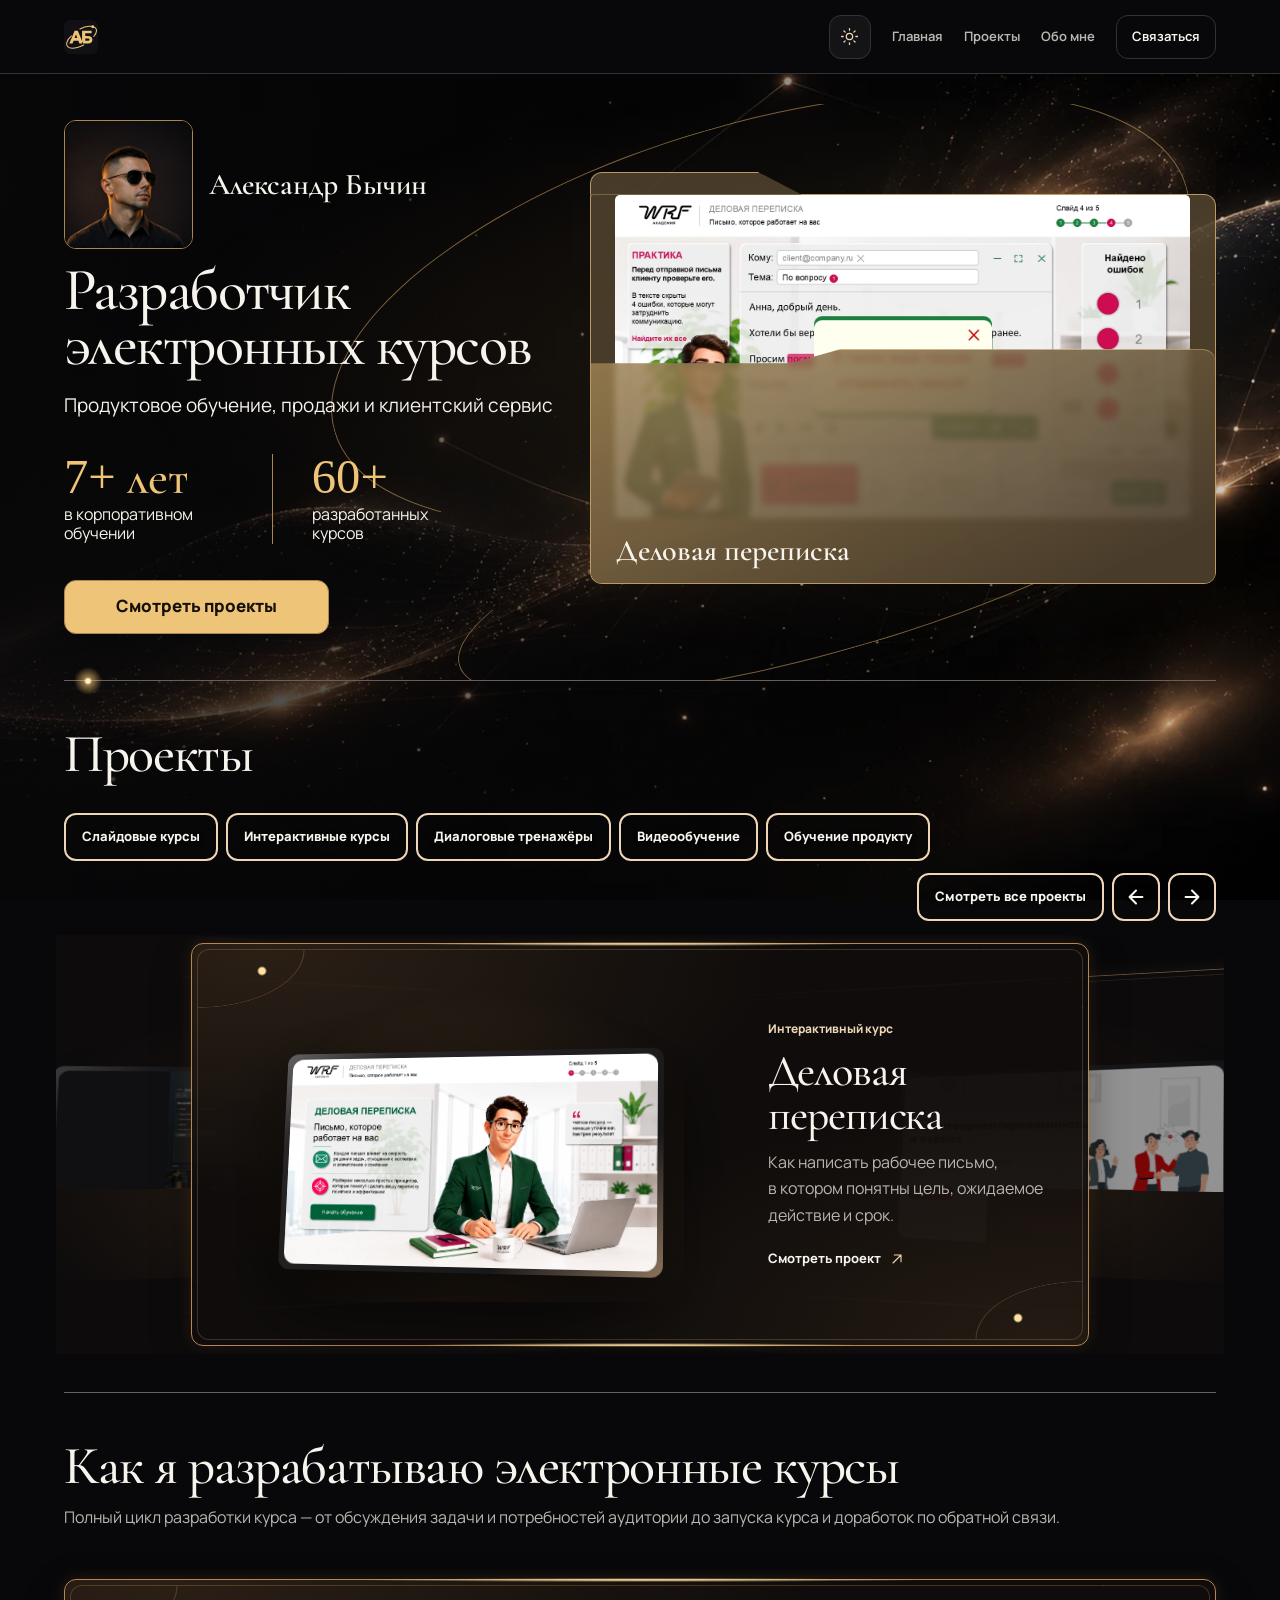
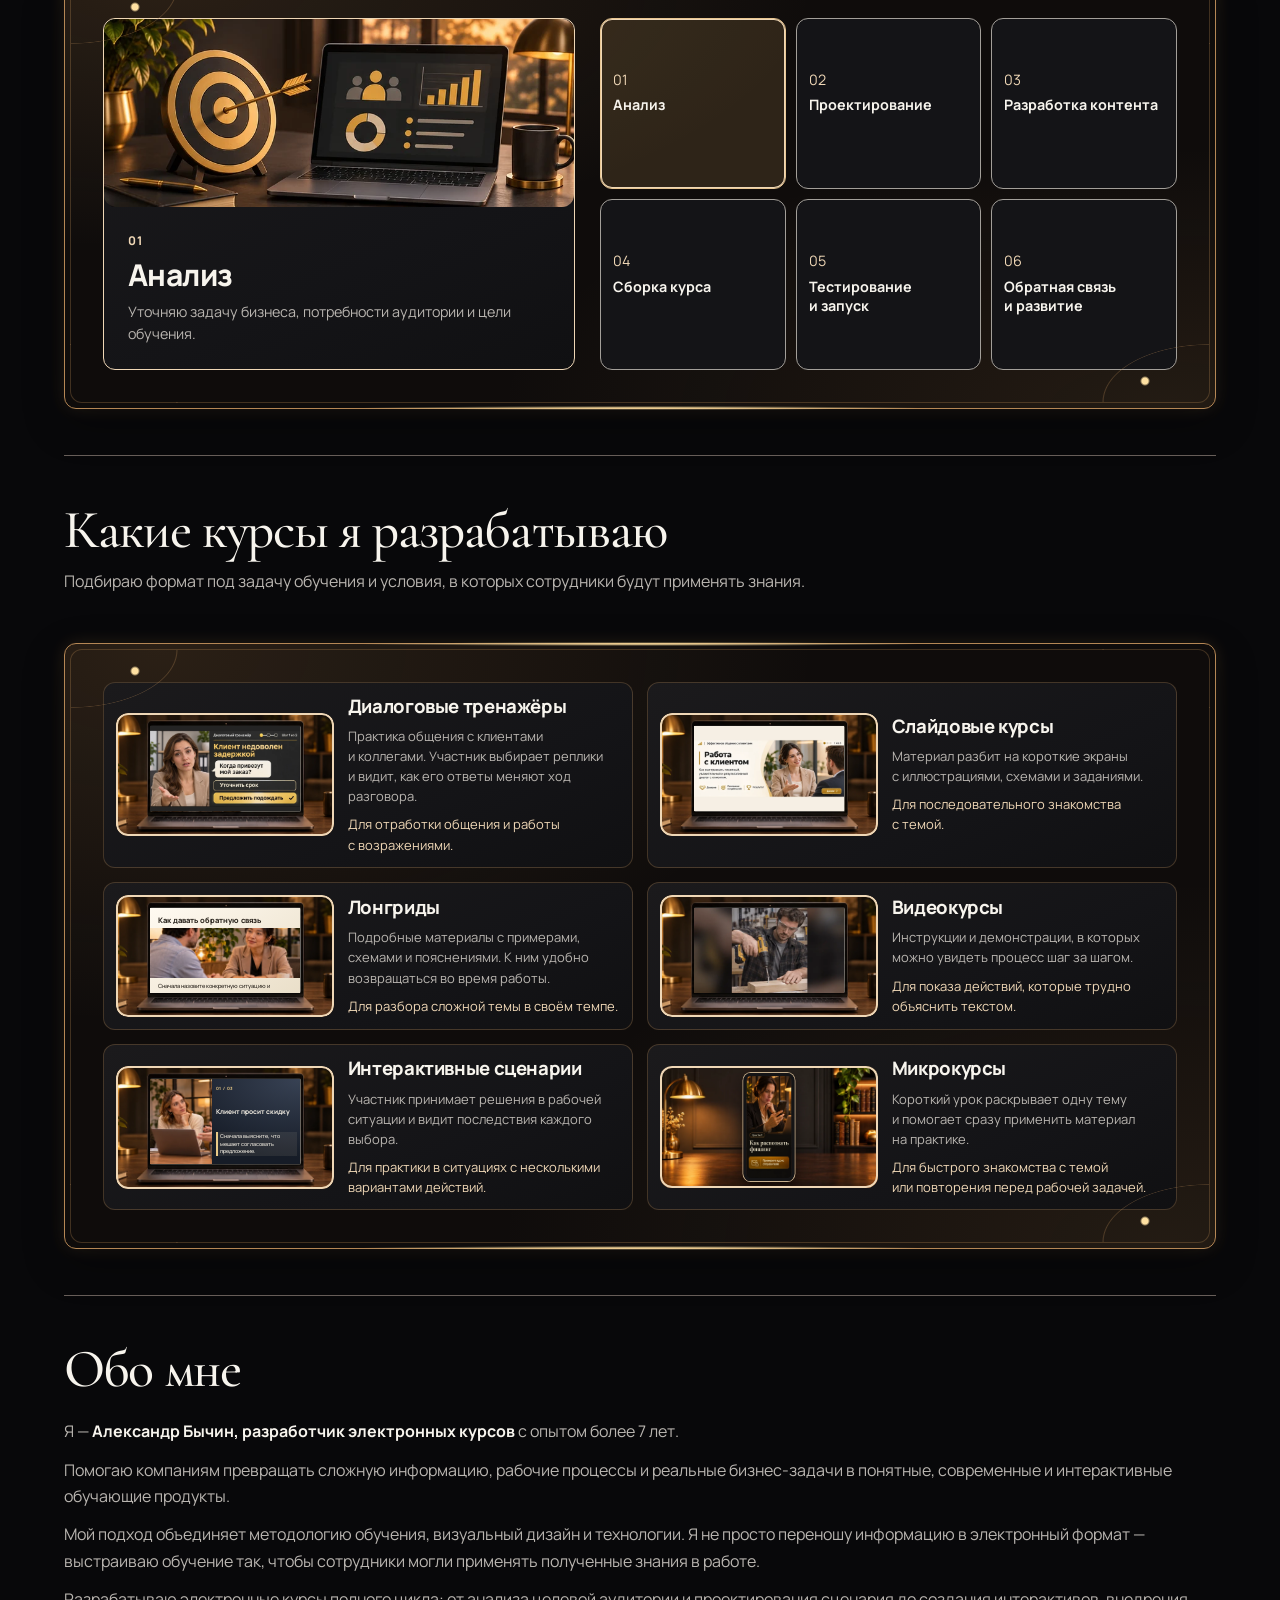
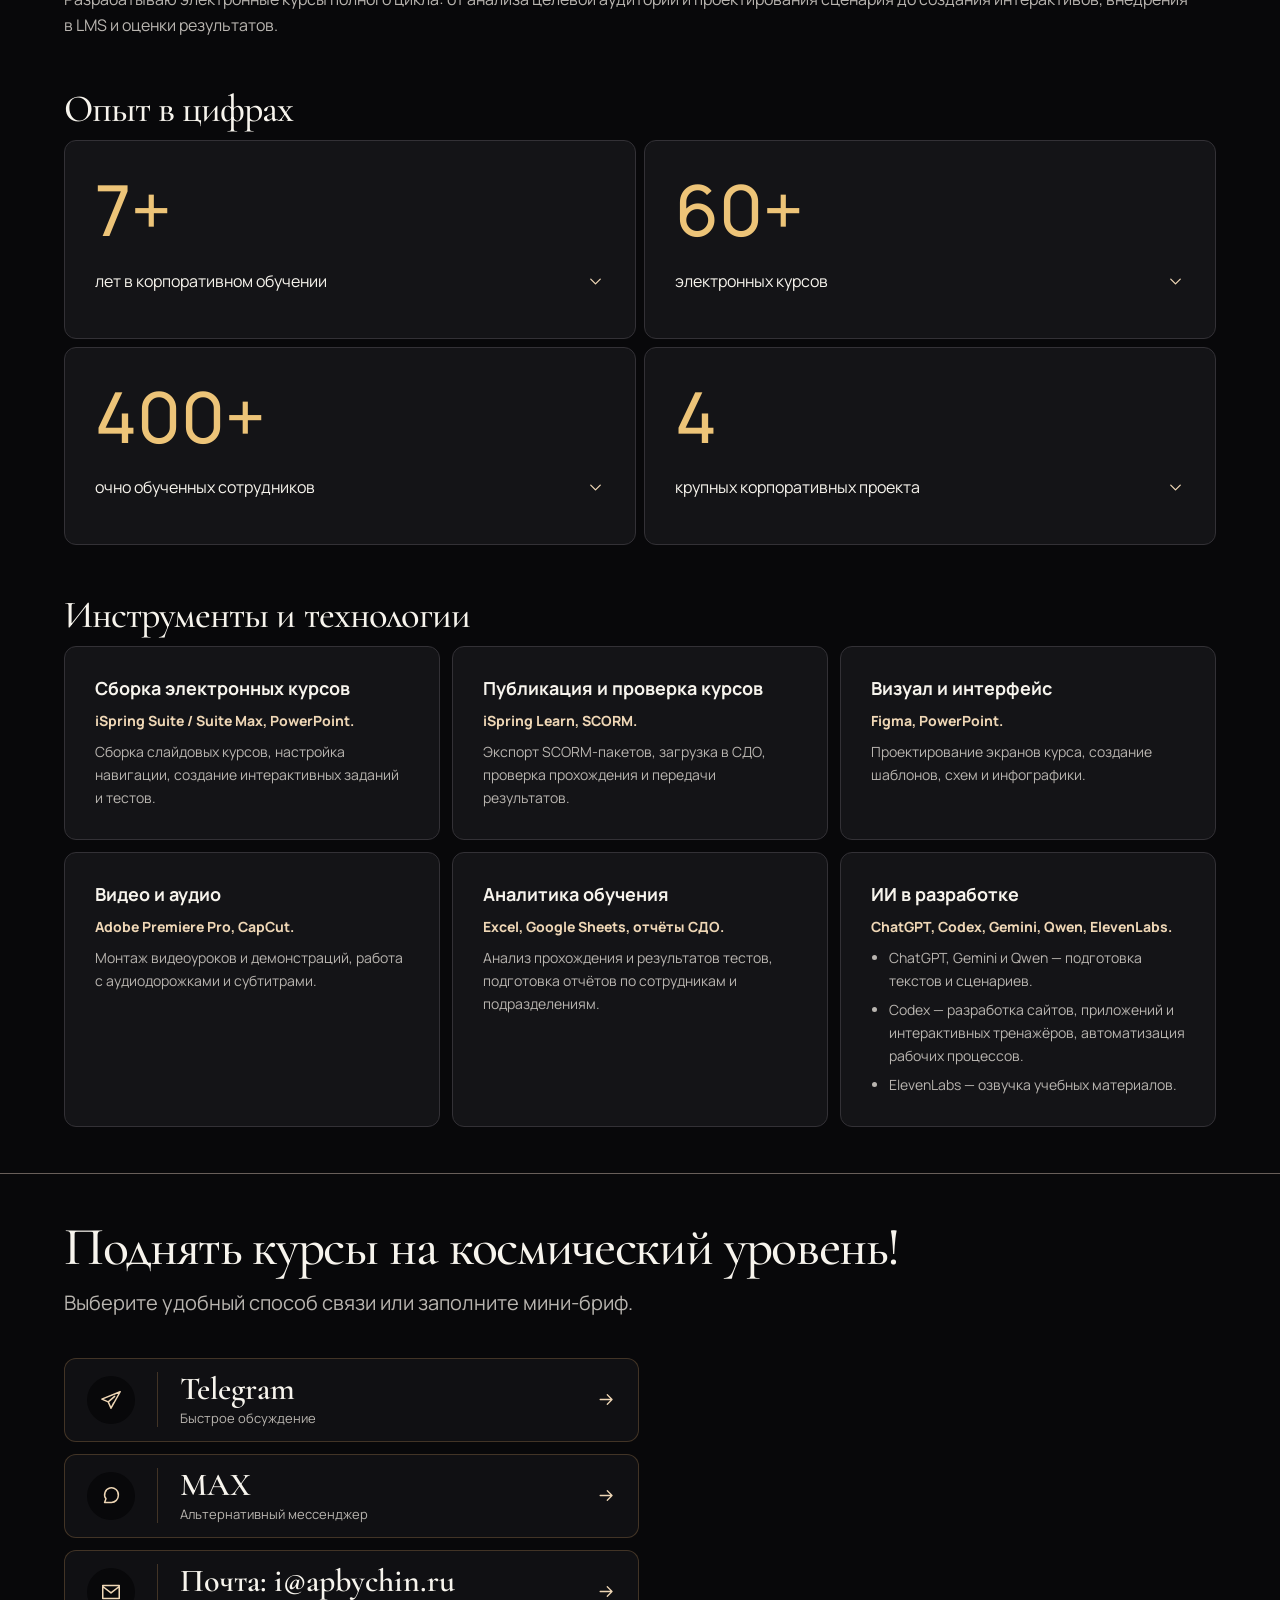
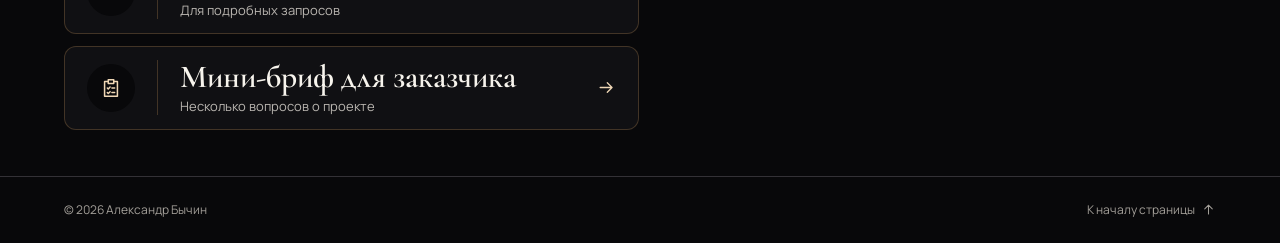
<file: index.html>
<!doctype html>
<html lang="ru">
<head>
  <meta charset="utf-8">
  <meta name="viewport" content="width=device-width, initial-scale=1">
  <meta name="description" content="Александр Бычин — разработчик электронных курсов. Примеры учебных проектов, интерактивных презентаций и видеоинструкций.">
  <meta name="theme-color" content="#08080a">
  <title>Александр Бычин — разработчик электронных курсов</title>
  <link rel="icon" href="assets/icon.svg" type="image/svg+xml">
  <link rel="stylesheet" href="assets/fonts/fonts.css">
  <link rel="stylesheet" href="assets/styles.css">
  <link rel="stylesheet" href="assets/theme.css">
  <link rel="stylesheet" href="assets/contact-options.css">
  <script src="assets/motion.js" defer></script>
  <link rel="stylesheet" href="assets/process-board.css">
  <script src="assets/process-board.js" defer></script>
  <script src="assets/format-preview.js" defer></script>
  <script src="assets/cosmos.js" defer></script>
  <link rel="preload" href="assets/fonts/cormorant-normal-cyrillic.woff2" as="font" type="font/woff2" crossorigin>
  <link rel="stylesheet" href="assets/slide-laptop.css">
  <link rel="stylesheet" href="assets/home-hero.css">
  <link rel="stylesheet" href="assets/display-theme.css">
  <script src="assets/display-theme.js"></script>
</head>
<body class="portfolio-home">
  <canvas id="cosmos" aria-hidden="true"></canvas>
  <a class="skip" href="#main">К содержанию</a>
  <header class="topbar">
    <div class="shell topbar-inner">
      <a class="brand" href="index.html" aria-label="Александр Бычин, главная"><i class="brand-mark"><i class="brand-emblem"><img src="assets/icon.svg" width="34" height="34" alt=""></i></i><span>Александр Бычин</span></a>
      <nav aria-label="Разделы сайта"><button class="display-theme-switch" type="button" aria-label="Светлая тема" aria-pressed="false" data-display-theme-toggle hidden><svg class="theme-sun-icon" viewBox="0 0 24 24" aria-hidden="true"><circle cx="12" cy="12" r="4"/><path d="M12 2v2m0 16v2M2 12h2m16 0h2M5 5l1.5 1.5m11 11L19 19M19 5l-1.5 1.5m-11 11L5 19"/></svg><svg class="theme-moon-icon" viewBox="0 0 24 24" aria-hidden="true"><path d="M21 13.4A9 9 0 0 1 10.6 3 9 9 0 1 0 21 13.4Z"/></svg></button><a href="#home">Главная</a><a href="#projects">Проекты</a><a href="#about">Обо мне</a><a class="nav-contact" href="#contact">Связаться</a></nav>
    </div>
  </header>
  <main id="main">
    <section class="home-hero shell" id="home" aria-labelledby="hero-title" data-cosmos-scene="0">
      <div class="home-hero-orbit" aria-hidden="true"></div>
      <div class="home-hero-copy">
        <p class="home-hero-profile">
          <span class="home-hero-avatar"><img class="avatar-gold" src="assets/media/alexander-bychin-avatar.png" alt="" width="1254" height="1254"><img class="avatar-daylight" src="assets/media/alexander-bychin-avatar-light.png" alt="" width="1254" height="1254"></span>
          <span>Александр Бычин</span>
        </p>
        <h1 id="hero-title">Разработчик<br>электронных курсов</h1>
        <p class="home-hero-description">Продуктовое обучение, продажи и клиентский сервис</p>
        <dl class="home-hero-stats">
          <div><dt><span class="home-hero-stat-number">7+</span> лет</dt><dd>в корпоративном обучении</dd></div>
          <div><dt><span class="home-hero-stat-number">60+</span></dt><dd>разработанных курсов</dd></div>
        </dl>
        <a class="button home-hero-cta" href="#projects">Смотреть проекты</a>
      </div>
      <a class="home-hero-case" href="projects/business-writing/index.html" data-slide-transition>
        <img src="assets/slides/business-writing/4.webp" alt="" width="1440" height="810" fetchpriority="high">
        <div class="home-hero-caption">
          <span>Деловая переписка</span>
          <span class="home-hero-case-action">Смотреть проект <svg aria-hidden="true" viewBox="0 0 24 24"><path d="M3 12h17m-6-6 6 6-6 6"/></svg></span>
        </div>
      </a>
    </section>

    <section class="shell projects" id="projects" aria-labelledby="projects-title" data-cosmos-scene="1">
      <button class="cosmos-egg cosmos-egg-mood" type="button" aria-label="Узнать прогноз звезды" aria-haspopup="dialog" aria-controls="cosmos-mood" hidden></button>
      <div class="section-heading">
        <h2 class="section-title" id="projects-title">Проекты</h2>
      </div>
      <div class="project-toolbar">
        <div class="project-filters" role="group" aria-label="Тип обучения" hidden>
          <button class="button button-outline" type="button" data-project-filter="slides" aria-controls="project-grid" aria-pressed="false">Слайдовые курсы</button>
          <button class="button button-outline" type="button" data-project-filter="interactive" aria-controls="project-grid" aria-pressed="false">Интерактивные курсы</button>
          <button class="button button-outline" type="button" data-project-filter="dialogue" aria-controls="project-grid" aria-pressed="false">Диалоговые тренажёры</button>
          <button class="button button-outline" type="button" data-project-filter="video" aria-controls="project-grid" aria-pressed="false">Видеообучение</button>
          <button class="button button-outline" type="button" data-project-filter="product" aria-controls="project-grid" aria-pressed="false">Обучение продукту</button>
        </div>
        <div class="project-controls" hidden>
          <button class="button button-outline" type="button" aria-controls="project-grid" aria-expanded="false" data-project-all>Смотреть все проекты</button>
          <div class="project-arrows">
            <button class="button button-outline" type="button" aria-controls="project-grid" aria-label="Предыдущий проект" data-project-previous><svg aria-hidden="true" viewBox="0 0 24 24"><path d="M19 12H5m7 7-7-7 7-7"/></svg></button>
            <button class="button button-outline" type="button" aria-controls="project-grid" aria-label="Следующий проект" data-project-next><svg aria-hidden="true" viewBox="0 0 24 24"><path d="M5 12h14m-7-7 7 7-7 7"/></svg></button>
          </div>
        </div>
      </div>
      <p class="sr-only" role="status" data-project-status></p>
      <p class="project-empty" data-project-empty hidden>Проекты в этой категории будут добавлены в ближайшее время</p>
      <div class="project-grid" id="project-grid">
        <article class="project orbit-frame" data-project-types="interactive">
          <a href="projects/business-writing/index.html" class="project-link" data-slide-transition>
            <div class="hero-work" aria-hidden="true">
              <span class="hero-glow"></span>
              <span class="hero-plate hero-plate-back"><img src="assets/slides/business-writing/2.webp" alt="" width="1440" height="810" loading="lazy"></span>
              <span class="hero-plate hero-plate-front"><img src="assets/slides/business-writing/1.webp" alt="" width="1440" height="810" loading="lazy"></span>
            </div>
            <div class="project-copy">
              <p class="project-format">Интерактивный курс</p>
              <h3>Деловая переписка</h3>
              <p>Как написать рабочее письмо, в котором понятны цель, ожидаемое действие и срок.</p>
              <span class="text-link">Смотреть проект <svg aria-hidden="true" viewBox="0 0 24 24"><path d="M6 18 18 6M8 6h10v10"/></svg></span>
            </div>
          </a>
        </article>
        <article class="project orbit-frame" data-project-types="slides video">
          <a href="projects/customer-service/index.html" class="project-link" data-slide-transition>
            <div class="hero-work" aria-hidden="true">
              <span class="hero-glow"></span>
              <span class="hero-plate hero-plate-back"><img src="assets/slides/customer-service/2.webp" alt="" width="1440" height="810" loading="lazy"></span>
              <span class="hero-plate hero-plate-front"><img src="assets/slides/customer-service/1.webp" alt="" width="1440" height="810" loading="lazy"></span>
            </div>
            <div class="project-copy">
              <p class="project-format">Слайдовый курс</p>
              <h3>Клиенто&shy;ориентированность и сервис</h3>
              <p>Как понять ожидания клиента и использовать инструменты сервиса в работе.</p>
              <span class="text-link">Смотреть проект <svg aria-hidden="true" viewBox="0 0 24 24"><path d="M6 18 18 6M8 6h10v10"/></svg></span>
            </div>
          </a>
        </article>
        <article class="project orbit-frame" data-project-types="slides video">
          <a href="projects/consent-storage/index.html" class="project-link" data-slide-transition>
            <div class="hero-work" aria-hidden="true">
              <span class="hero-glow"></span>
              <span class="hero-plate hero-plate-back"><img src="assets/slides/consent-storage/2.webp" alt="" width="1440" height="810" loading="lazy"></span>
              <span class="hero-plate hero-plate-front"><img src="assets/slides/consent-storage/1.webp" alt="" width="1440" height="810" loading="lazy"></span>
            </div>
            <div class="project-copy">
              <p class="project-format">Слайдовый курс + калькулятор штрафов</p>
              <h3>Юридические аспекты коммуникации с клиентами</h3>
              <p>Учебный материал о коммуникации с клиентами и работе с согласиями.</p>
              <span class="text-link">Смотреть проект <svg aria-hidden="true" viewBox="0 0 24 24"><path d="M6 18 18 6M8 6h10v10"/></svg></span>
            </div>
          </a>
        </article>
        <article class="project orbit-frame" data-project-types="video" data-project-video-featured>
          <a href="projects/altyn/index.html" class="project-link" data-slide-transition>
            <div class="hero-work" aria-hidden="true">
              <span class="hero-glow"></span>
              <span class="hero-plate hero-plate-front"><img src="assets/media/altyn-card.webp" alt="" width="960" height="540" loading="lazy"></span>
            </div>
            <div class="project-copy">
              <p class="project-format">Видеообучение</p>
              <h3>ALTYN</h3>
              <p>Вертикальный проморолик о виртуальной карте ALTYN. Монтаж и моушн-дизайн.</p>
              <span class="text-link">Смотреть проект <svg aria-hidden="true" viewBox="0 0 24 24"><path d="M6 18 18 6M8 6h10v10"/></svg></span>
            </div>
          </a>
        </article>
      </div>
    </section>

    <section class="course-section shell" id="course-process" aria-labelledby="process-title" data-cosmos-scene="3">
      <div class="course-heading">
        <h2 class="section-title" id="process-title">Как я разрабатываю электронные курсы</h2>
        <p>Полный цикл разработки курса — от обсуждения задачи и потребностей аудитории до запуска курса и доработок по обратной связи.</p>
      </div>
      <ol class="process-grid" id="process-stages" role="list">
        <li class="process-card">
          <img src="assets/media/course-sections/analysis-wide.webp" width="760" height="304" alt="" loading="lazy" decoding="async">
          <div class="process-copy">
            <span class="process-number" aria-label="Этап 1">01</span>
            <h3>Анализ</h3>
            <p>Уточняю задачу бизнеса, потребности аудитории и цели обучения.</p>
          </div>
        </li>
        <li class="process-card">
          <img src="assets/media/course-sections/design-wide.webp" width="760" height="304" alt="" loading="lazy" decoding="async">
          <div class="process-copy">
            <span class="process-number" aria-label="Этап 2">02</span>
            <h3>Проектирование</h3>
            <p>Выбираю формат, выстраиваю структуру курса и определяю критерии результата.</p>
          </div>
        </li>
        <li class="process-card">
          <img src="assets/media/course-sections/content-wide.webp" width="760" height="304" alt="" loading="lazy" decoding="async">
          <div class="process-copy">
            <span class="process-number" aria-label="Этап 3">03</span>
            <h3>Разработка контента</h3>
            <p>Пишу сценарии и тексты, подбираю визуальные материалы, разрабатываю задания и тесты.</p>
          </div>
        </li>
        <li class="process-card">
          <img src="assets/media/course-sections/build-wide.webp" width="760" height="304" alt="" loading="lazy" decoding="async">
          <div class="process-copy">
            <span class="process-number" aria-label="Этап 4">04</span>
            <h3>Сборка курса</h3>
            <p>Собираю курс в iSpring и настраиваю навигацию, задания и обратную связь.</p>
          </div>
        </li>
        <li class="process-card">
          <img src="assets/media/course-sections/launch-wide.webp" width="760" height="304" alt="" loading="lazy" decoding="async">
          <div class="process-copy">
            <span class="process-number" aria-label="Этап 5">05</span>
            <h3>Тестирование и запуск</h3>
            <p>Проверяю прохождение курса, исправляю ошибки и готовлю материалы к запуску.</p>
          </div>
        </li>
        <li class="process-card">
          <img src="assets/media/course-sections/feedback-wide.webp" width="760" height="304" alt="" loading="lazy" decoding="async">
          <div class="process-copy">
            <span class="process-number" aria-label="Этап 6">06</span>
            <h3>Обратная связь и развитие</h3>
            <p>Собираю отзывы и уточняю, какие материалы или задания стоит улучшить.</p>
          </div>
        </li>
      </ol>
    </section>

    <section class="course-section shell" id="course-formats" aria-labelledby="formats-title" data-cosmos-scene="2">
      <div class="course-heading">
        <h2 class="section-title" id="formats-title">Какие курсы я разрабатываю</h2>
        <p>Подбираю формат под задачу обучения и условия, в которых сотрудники будут применять знания.</p>
      </div>
      <div class="format-grid format-catalog orbit-frame">
        <article class="format-card">
          <div class="slide-laptop slide-laptop-dialogue"><div class="slide-laptop-art"><img src="assets/media/course-sections/dialogue-front.webp" width="1199" height="675" alt="" loading="lazy" decoding="async"><div class="slide-laptop-screen" aria-hidden="true"><img src="assets/media/course-sections/dialogue-demo-1-screen.webp" alt=""><img src="assets/media/course-sections/dialogue-demo-2-screen.webp" alt=""><img src="assets/media/course-sections/dialogue-demo-3-screen.webp" alt=""></div></div></div>
          <div>
            <h3>Диалоговые тренажёры</h3>
            <p>Практика общения с клиентами и коллегами. Участник выбирает реплики и видит, как его ответы меняют ход разговора.</p>
            <p class="format-use">Для отработки общения и работы с возражениями.</p>
          </div>
        </article>
        <article class="format-card">
          <div class="slide-laptop"><div class="slide-laptop-art"><img src="assets/media/course-sections/slides-front.webp" width="1199" height="675" alt="" loading="lazy" decoding="async"><div class="slide-laptop-screen" aria-hidden="true"><img src="assets/media/course-sections/slide-demo-1-screen.webp" alt=""><img src="assets/media/course-sections/slide-demo-2-screen.webp" alt=""><img src="assets/media/course-sections/slide-demo-3-screen.webp" alt=""></div></div></div>
          <div>
            <h3>Слайдовые курсы</h3>
            <p>Материал разбит на короткие экраны с иллюстрациями, схемами и заданиями.</p>
            <p class="format-use">Для последовательного знакомства с темой.</p>
          </div>
        </article>
        <article class="format-card">
          <div class="slide-laptop"><div class="slide-laptop-art"><img src="assets/media/course-sections/longread-front.webp" width="1199" height="675" alt="" loading="lazy" decoding="async"><div class="slide-laptop-screen format-screen-article" aria-hidden="true"><div class="format-screen-article-body"><section><strong>Как давать обратную связь</strong><img class="learning-illustration" src="assets/media/course-sections/feedback-lesson.webp" width="640" height="360" alt="">Сначала назовите конкретную ситуацию и опишите, что произошло.</section><ol class="article-infographic" aria-label="Три шага обратной связи"><li><span>01</span>Ситуация</li><li><span>02</span>Последствия</li><li><span>03</span>Следующий шаг</li></ol><section><strong>Объясните последствия</strong>Покажите, как действие повлияло на команду или результат. Избегайте оценок личности.</section><section><strong>Договоритесь о следующем шаге</strong>Спросите коллегу, что поможет ему действовать иначе в похожей ситуации.</section></div></div></div></div>
          <div>
            <h3>Лонгриды</h3>
            <p>Подробные материалы с примерами, схемами и пояснениями. К ним удобно возвращаться во время работы.</p>
            <p class="format-use">Для разбора сложной темы в своём темпе.</p>
          </div>
        </article>
        <article class="format-card">
          <div class="slide-laptop"><div class="slide-laptop-art"><img src="assets/media/course-sections/video-front.webp" width="1199" height="675" alt="" loading="lazy" decoding="async"><div class="slide-laptop-screen format-screen-video-wrap" aria-hidden="true"><video class="format-screen-video" data-preview-video="assets/media/course-sections/screwdriver-lesson.mp4" poster="assets/media/course-sections/screwdriver-poster.webp" muted loop playsinline preload="none"></video></div></div></div>
          <div>
            <h3>Видеокурсы</h3>
            <p>Инструкции и демонстрации, в которых можно увидеть процесс шаг за шагом.</p>
            <p class="format-use">Для показа действий, которые трудно объяснить текстом.</p>
          </div>
        </article>
        <article class="format-card">
          <div class="slide-laptop"><div class="slide-laptop-art"><img src="assets/media/course-sections/scenario-front.webp" width="1199" height="675" alt="" loading="lazy" decoding="async"><div class="slide-laptop-screen format-screen-scenario" aria-hidden="true"><div class="format-scenario-step"><img class="learning-illustration" src="assets/media/course-sections/scenario-lesson.webp" width="640" height="360" alt=""><span>01 / 03</span><strong>Клиент просит скидку</strong><span>Сначала выясните, что мешает согласовать предложение.</span></div><div class="format-scenario-step"><img class="learning-illustration" src="assets/media/course-sections/scenario-lesson.webp" width="640" height="360" alt=""><span>02 / 03</span><strong>Причина оказалась в сроках</strong><span>Уточните, когда клиенту нужен результат.</span></div><div class="format-scenario-step"><img class="learning-illustration" src="assets/media/course-sections/scenario-lesson.webp" width="640" height="360" alt=""><span>03 / 03</span><strong>Новый план согласован</strong><span>Предложите поэтапную поставку и проверьте, подходит ли она клиенту.</span></div></div></div></div>
          <div>
            <h3>Интерактивные сценарии</h3>
            <p>Участник принимает решения в рабочей ситуации и видит последствия каждого выбора.</p>
            <p class="format-use">Для практики в ситуациях с несколькими вариантами действий.</p>
          </div>
        </article>
        <article class="format-card">
          <div class="micro-phone" aria-hidden="true">
            <img class="micro-phone-background" src="assets/media/course-sections/microlearning-desk.webp" width="960" height="540" alt="" loading="lazy">
            <span class="micro-phone-device"><span class="micro-phone-portrait"><img class="phone-screen-art" src="assets/media/course-sections/microlearning-screen-portrait.webp" alt=""></span><span class="micro-phone-landscape"><img class="phone-screen-art" src="assets/media/course-sections/microlearning-woman.webp" alt=""><span class="phone-screen-copy"><span class="phone-lesson-kicker">Урок 1 из 1</span><strong>Как распознать фишинг</strong><span>Проверьте адрес отправителя</span></span></span></span>
          </div>
          <div>
            <h3>Микрокурсы</h3>
            <p>Короткий урок раскрывает одну тему и помогает сразу применить материал на практике.</p>
            <p class="format-use">Для быстрого знакомства с темой или повторения перед рабочей задачей.</p>
          </div>
        </article>
      </div>
    </section>

    <section class="about shell" id="about" aria-labelledby="about-title" data-cosmos-scene="4">
      <div class="about-copy">
        <h2 class="section-title" id="about-title">Обо мне</h2>
        <p>Я — <strong>Александр Бычин, разработчик электронных курсов</strong> с опытом более 7 лет.</p>
        <p>Помогаю компаниям превращать сложную информацию, рабочие процессы и реальные бизнес-задачи в понятные, современные и интерактивные обучающие продукты.</p>
        <p>Мой подход объединяет методологию обучения, визуальный дизайн и технологии. Я не просто переношу информацию в электронный формат — выстраиваю обучение так, чтобы сотрудники могли применять полученные знания в работе.</p>
        <p>Разрабатываю электронные курсы полного цикла: от анализа целевой аудитории и проектирования сценария до создания интерактивов, внедрения в LMS и оценки результатов.</p>
      </div>
      <section class="about-experience" aria-labelledby="about-experience-title">
        <h3 id="about-experience-title">Опыт в цифрах</h3>
        <div class="about-stats">
          <details class="about-stat">
            <summary><strong>7+</strong><span>лет в корпоративном обучении</span><svg aria-hidden="true" viewBox="0 0 24 24"><path d="m6 9 6 6 6-6"/></svg></summary>
            <div class="about-stat-content" role="region" aria-label="Опыт в корпоративном обучении" tabindex="0">
              <p><b>Задачи:</b> адаптация сотрудников, продуктовое обучение, администрирование СДО и отчётность.</p>
              <p><b>Цифры:</b> 7+ лет в корпоративном обучении; 1 000+ пользователей СДО во «ВсеИнструменты.ру».</p>
              <p><b>Результат:</b> автоматизировал отчётность, чтобы руководители могли отслеживать прогресс по подразделениям и видеть, где сотрудники ещё не прошли обучение.</p>
            </div>
          </details>
          <details class="about-stat">
            <summary><strong>60+</strong><span>электронных курсов</span><svg aria-hidden="true" viewBox="0 0 24 24"><path d="m6 9 6 6 6-6"/></svg></summary>
            <div class="about-stat-content" role="region" aria-label="Опыт разработки курсов" tabindex="0">
              <p><b>Задачи:</b> разработка курсов полного цикла по ассортименту, продажам, сервису и рабочим процессам.</p>
              <p><b>Цифры:</b> 60+ курсов, из них 40+ — во «ВсеИнструменты.ру»; там их проходили 600+ сотрудников в квартал.</p>
              <p><b>Результат:</b> сотрудники разных подразделений могли изучать ассортимент и рабочие процессы по единым материалам в удобное время. Компания могла обучать сотни сотрудников без повторного проведения одного и того же занятия.</p>
            </div>
          </details>
          <details class="about-stat">
            <summary><strong>400+</strong><span>очно обученных сотрудников</span><svg aria-hidden="true" viewBox="0 0 24 24"><path d="m6 9 6 6 6-6"/></svg></summary>
            <div class="about-stat-content" role="region" aria-label="Сотрудники, обученные очно" tabindex="0">
              <p>Лично обучил более 400 сотрудников в трёх проектах:</p>
              <ul>
                <li><b>«Аэрофлот»</b> — 300+ сотрудников.</li>
                <li><b>Adidas/Reebok</b> — 50+ сотрудников.</li>
                <li><b>Dyson</b> — 50+ сотрудников.</li>
              </ul>
            </div>
          </details>
          <details class="about-stat">
            <summary><strong>4</strong><span>крупных корпоративных проекта</span><svg aria-hidden="true" viewBox="0 0 24 24"><path d="m6 9 6 6 6-6"/></svg></summary>
            <div class="about-stat-content" role="region" aria-label="Корпоративные проекты" tabindex="0">
              <h4>«Аэрофлот» (2018–2020)</h4>
              <p><b>Роль:</b> обучал сотрудников контактного центра, дорабатывал программу обучения и алгоритмы в базе знаний.</p>
              <p><b>Результат:</b> сократил время подготовки сотрудников благодаря обновлённой программе.</p>
              <h4>Adidas/Reebok (2020–2021)</h4>
              <p><b>Роль:</b> разработал подход к наставничеству и подготовил наставников.</p>
              <p><b>Результат:</b> запустил систему наставничества: у команды появились подготовленные сотрудники, которые могли сопровождать новичков на рабочем месте.</p>
              <h4>Dyson (2021–2022)</h4>
              <p><b>Роль:</b> отвечал за обучение в рамках запуска новой площадки контактного центра. Адаптировал программу под внутренние системы, диагностику и обслуживание техники.</p>
              <p><b>Результат:</b> к запуску площадки помог подготовить команду к работе с техническими обращениями клиентов, в том числе по видеосвязи.</p>
              <h4>«ВсеИнструменты.ру» (2023–2026)</h4>
              <p><b>Роль:</b> организовал продуктовое обучение для розничных и корпоративных продаж, наладил календарь и автоматизировал отчётность.</p>
              <p><b>Результат:</b> продуктовое обучение охватывало <b>1 000+ уникальных сотрудников в квартал</b>, а показатель обученности вырос <b>с 60% до 90%</b>. Руководители могли отслеживать прогресс по подразделениям.</p>
            </div>
          </details>
        </div>
      </section>
      <section class="about-tools" aria-labelledby="about-tools-title">
        <h3 id="about-tools-title">Инструменты и технологии</h3>
        <div class="about-tools-grid">
          <article class="about-tool">
            <h4>Сборка электронных курсов</h4>
            <p class="about-tool-stack">iSpring Suite / Suite Max, PowerPoint.</p>
            <p>Сборка слайдовых курсов, настройка навигации, создание интерактивных заданий и тестов.</p>
          </article>
          <article class="about-tool">
            <h4>Публикация и проверка курсов</h4>
            <p class="about-tool-stack">iSpring Learn, SCORM.</p>
            <p>Экспорт SCORM-пакетов, загрузка в СДО, проверка прохождения и передачи результатов.</p>
          </article>
          <article class="about-tool">
            <h4>Визуал и интерфейс</h4>
            <p class="about-tool-stack">Figma, PowerPoint.</p>
            <p>Проектирование экранов курса, создание шаблонов, схем и инфографики.</p>
          </article>
          <article class="about-tool">
            <h4>Видео и аудио</h4>
            <p class="about-tool-stack">Adobe Premiere Pro, CapCut.</p>
            <p>Монтаж видеоуроков и демонстраций, работа с аудиодорожками и субтитрами.</p>
          </article>
          <article class="about-tool">
            <h4>Аналитика обучения</h4>
            <p class="about-tool-stack">Excel, Google Sheets, отчёты СДО.</p>
            <p>Анализ прохождения и результатов тестов, подготовка отчётов по сотрудникам и подразделениям.</p>
          </article>
          <article class="about-tool">
            <h4>ИИ в разработке</h4>
            <p class="about-tool-stack">ChatGPT, Codex, Gemini, Qwen, ElevenLabs.</p>
            <ul>
              <li>ChatGPT, Gemini и Qwen — подготовка текстов и сценариев.</li>
              <li>Codex — разработка сайтов, приложений и интерактивных тренажёров, автоматизация рабочих процессов.</li>
              <li>ElevenLabs — озвучка учебных материалов.</li>
            </ul>
          </article>
        </div>
      </section>
    </section>

    <section class="contact" id="contact" aria-labelledby="contact-title" data-cosmos-scene="5">
      <button class="cosmos-egg" type="button" aria-label="Исследовать сияющую звезду" aria-haspopup="dialog" aria-controls="cosmos-promo" hidden></button>
      <div class="shell contact-inner">
        <div class="contact-heading">
          <h2 class="section-title" id="contact-title">Поднять курсы на космический уровень!</h2>
          <p>Выберите удобный способ связи или заполните мини-бриф.</p>
        </div>
        <div class="contact-options orbit-frame">
          <a class="contact-card" href="https://t.me/ABychin" target="_blank" rel="noopener noreferrer"><span class="contact-icon"><svg aria-hidden="true" viewBox="0 0 24 24"><path d="M22 3 2 11l7 3 3 7 10-18ZM9 14l7-6m-4 13 3-6"/></svg></span><span class="contact-label"><strong>Telegram</strong><span>Быстрое обсуждение</span></span><svg aria-hidden="true" viewBox="0 0 24 24"><path d="M4 12h15m-6-6 6 6-6 6"/></svg></a>
          <a class="contact-card" data-contact-max href="https://max.ru/u/f9LHodD0cOLuGm_WnyVyZsIbVn91XkVgvxrNP0IjXGed53pwPBDi2vliBWc" target="_blank" rel="noopener noreferrer"><span class="contact-icon"><svg aria-hidden="true" viewBox="0 0 24 24"><path d="M20 11.5a7.5 7.5 0 0 1-7.5 7.5H5l1.5-4a7.5 7.5 0 1 1 13.5-3.5Z"/></svg></span><span class="contact-label"><strong>MAX</strong><span>Альтернативный мессенджер</span></span><svg aria-hidden="true" viewBox="0 0 24 24"><path d="M4 12h15m-6-6 6 6-6 6"/></svg></a>
          <a class="contact-card" href="mailto:i@apbychin.ru"><span class="contact-icon"><svg aria-hidden="true" viewBox="0 0 24 24"><path d="M3 5h18v14H3z M3 6l9 7 9-7"/></svg></span><span class="contact-label"><strong>Почта: i@apbychin.ru</strong><span>Для подробных запросов</span></span><svg aria-hidden="true" viewBox="0 0 24 24"><path d="M4 12h15m-6-6 6 6-6 6"/></svg></a>
          <button class="contact-card" type="button" aria-haspopup="dialog" aria-controls="contact-brief"><span class="contact-icon"><svg aria-hidden="true" viewBox="0 0 24 24"><path d="M9 5H5v16h14V5h-4 M9 3h6v4H9z M8 12l1 1 2-2m2 1h3m-8 5 1 1 2-2m2 1h3"/></svg></span><span class="contact-label"><strong>Мини-бриф для заказчика</strong><span>Несколько вопросов о проекте</span></span><svg aria-hidden="true" viewBox="0 0 24 24"><path d="M4 12h15m-6-6 6 6-6 6"/></svg></button>
        </div>
      </div>
    </section>
  </main>
    <dialog class="cosmos-promo contact-brief" id="contact-brief" aria-labelledby="contact-brief-title">
    <div class="quiz-heading">
      <h2 id="contact-brief-title" tabindex="-1" autofocus>Мини-бриф для заказчика</h2>
      <form method="dialog"><button class="button button-outline">Закрыть</button></form>
    </div>
    <form class="quiz-form">
      <fieldset class="quiz-contacts">
        <legend>Контакты</legend>
        <label>Имя <input name="name" pattern="[^\p{Nd}]+" autocomplete="name" required maxlength="80"></label>
        <label>Должность <input name="position" pattern="[^\p{Nd}]+" autocomplete="organization-title" required maxlength="100"></label>
        <label>Компания <input name="company" autocomplete="organization" required maxlength="120"></label>
      </fieldset>
      <div class="quiz-questions"></div>
      <label class="quiz-comment">Комментарий (необязательно)
        <textarea name="comment" rows="4" maxlength="500"></textarea>
      </label>
      <fieldset class="quiz-send">
        <legend>Отправить запрос</legend>
        <div class="quiz-send-options">
          <button class="button button-light" type="submit" name="channel" value="Telegram"><svg aria-hidden="true" viewBox="0 0 24 24"><path d="M22 3 2 11l7 3 3 7 10-18ZM9 14l7-6m-4 13 3-6"/></svg>Telegram</button>
          <button class="button button-light" type="submit" name="channel" value="MAX"><svg aria-hidden="true" viewBox="0 0 24 24"><path d="M20 11.5a7.5 7.5 0 0 1-7.5 7.5H5l1.5-4a7.5 7.5 0 1 1 13.5-3.5Z"/></svg>MAX</button>
          <button class="button button-light" type="submit" name="channel" value="Почта"><svg aria-hidden="true" viewBox="0 0 24 24"><path d="M3 5h18v14H3z M3 6l9 7 9-7"/></svg>Почта</button>
        </div>
      </fieldset>
    </form>
    <div class="quiz-result" hidden>
      <label>Готовый мини-бриф <textarea readonly rows="6"></textarea></label>
      <p data-max-note hidden>Скопируйте текст мини-брифа и вставьте его в чат MAX.</p>
      <a class="button button-light" href="#">Открыть черновик</a>
    </div>
    <form class="cosmos-promo-actions quiz-close" method="dialog">
      <button class="button button-outline">Закрыть</button>
    </form>
  </dialog>
  <script src="assets/contact-quiz.js"></script>
  <dialog class="cosmos-promo" id="cosmos-mood" aria-labelledby="cosmos-mood-title">
    <h2 id="cosmos-mood-title">Прогноз от звезды</h2>
    <p>Звезда передаёт с орбиты: сегодня у вас будет превосходное настроение!</p>
    <div class="cosmos-promo-actions">
      <form method="dialog"><button class="button button-outline" autofocus>Закрыть</button></form>
    </div>
  </dialog>
  <dialog class="cosmos-promo" id="cosmos-promo" aria-labelledby="cosmos-promo-title">
    <h2 id="cosmos-promo-title">Вы нашли пасхалку!</h2>
    <p>Промокод <strong>«Космос87»</strong> даёт скидку <strong>10% на разработку электронного курса</strong>. Чтобы получить скидку, напишите мне в Telegram и укажите промокод.</p>
    <div class="cosmos-promo-actions">
      <a class="button button-light" href="https://t.me/ABychin?text=%D0%97%D0%B4%D1%80%D0%B0%D0%B2%D1%81%D1%82%D0%B2%D1%83%D0%B9%D1%82%D0%B5%2C%20%D0%90%D0%BB%D0%B5%D0%BA%D1%81%D0%B0%D0%BD%D0%B4%D1%80!%20%D0%AF%20%D0%BD%D0%B0%D1%88%D1%91%D0%BB%20%D0%BF%D0%B0%D1%81%D1%85%D0%B0%D0%BB%D0%BA%D1%83%20%D0%BD%D0%B0%20%D0%B2%D0%B0%D1%88%D0%B5%D0%BC%20%D1%81%D0%B0%D0%B9%D1%82%D0%B5%20%D0%B8%20%D1%85%D0%BE%D1%87%D1%83%20%D0%B7%D0%B0%D0%BA%D0%B0%D0%B7%D0%B0%D1%82%D1%8C%20%D1%8D%D0%BB%D0%B5%D0%BA%D1%82%D1%80%D0%BE%D0%BD%D0%BD%D1%8B%D0%B9%20%D0%BA%D1%83%D1%80%D1%81%20%D1%81%D0%BE%20%D1%81%D0%BA%D0%B8%D0%B4%D0%BA%D0%BE%D0%B9%2010%25%20%D0%BF%D0%BE%20%D0%BF%D1%80%D0%BE%D0%BC%D0%BE%D0%BA%D0%BE%D0%B4%D1%83%20%C2%AB%D0%9A%D0%BE%D1%81%D0%BC%D0%BE%D1%8187%C2%BB." target="_blank" rel="noopener noreferrer">Написать в Telegram</a>
      <form method="dialog"><button class="button button-outline" autofocus>Закрыть</button></form>
    </div>
  </dialog>
  <footer class="site-footer"><div class="shell footer-inner"><span>© 2026 Александр Бычин</span><a href="#main">К началу страницы <svg aria-hidden="true" viewBox="0 0 24 24"><path d="M12 19V5m-6 6 6-6 6 6"/></svg></a></div></footer>
</body>
</html>
</file>
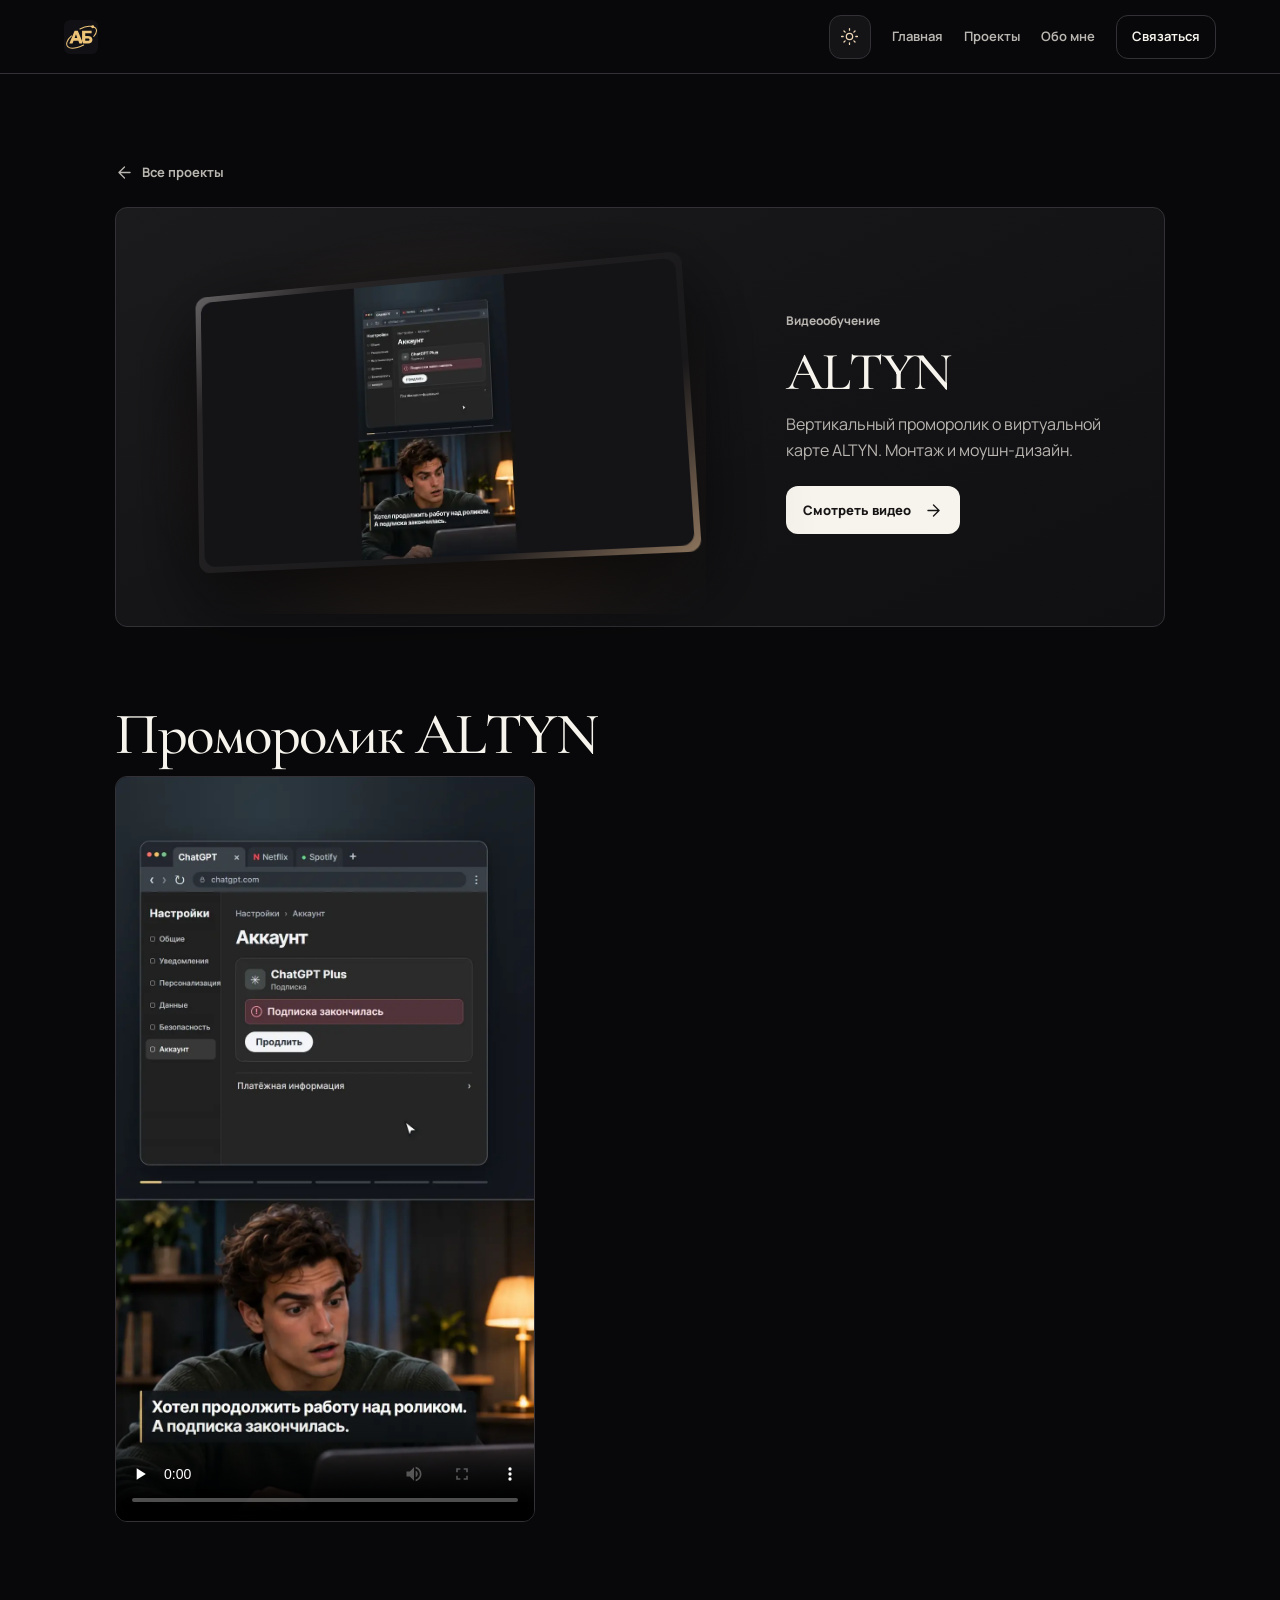
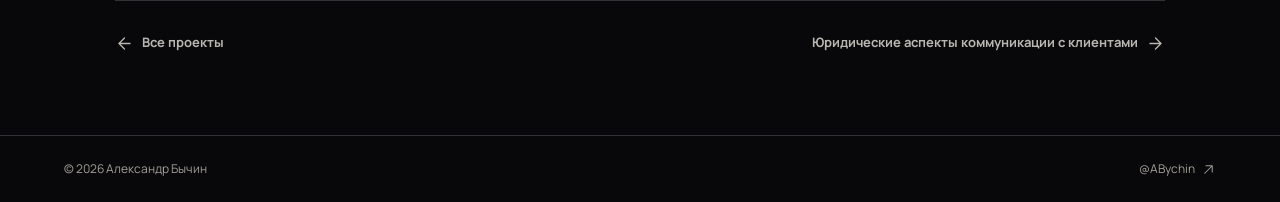
<file: projects/altyn/index.html>
<!doctype html>
<html lang="ru">
<head>
  <meta charset="utf-8">
  <meta name="viewport" content="width=device-width, initial-scale=1">
  <meta name="description" content="Вертикальный проморолик о виртуальной карте ALTYN. Монтаж и моушн-дизайн.">
  <meta name="theme-color" content="#08080a">
  <title>ALTYN — Александр Бычин</title>
  <link rel="icon" href="../../assets/icon.svg" type="image/svg+xml">
  <link rel="stylesheet" href="../../assets/fonts/fonts.css">
  <link rel="stylesheet" href="../../assets/styles.css">
  <link rel="stylesheet" href="../../assets/theme.css">
  <script src="../../assets/motion.js" defer></script>
  <link rel="stylesheet" href="../../assets/display-theme.css">
  <script src="../../assets/display-theme.js"></script>
</head>
<body>
  <a class="skip" href="#main">К содержанию</a>
  <header class="topbar">
    <div class="shell topbar-inner">
      <a class="brand" href="../../index.html" aria-label="Александр Бычин, главная"><i class="brand-mark"><i class="brand-emblem"><img src="../../assets/icon.svg" width="34" height="34" alt=""></i></i><span>Александр Бычин</span></a>
      <nav aria-label="Разделы сайта"><button class="display-theme-switch" type="button" aria-label="Светлая тема" aria-pressed="false" data-display-theme-toggle hidden><svg class="theme-sun-icon" viewBox="0 0 24 24" aria-hidden="true"><circle cx="12" cy="12" r="4"/><path d="M12 2v2m0 16v2M2 12h2m16 0h2M5 5l1.5 1.5m11 11L19 19M19 5l-1.5 1.5m-11 11L5 19"/></svg><svg class="theme-moon-icon" viewBox="0 0 24 24" aria-hidden="true"><path d="M21 13.4A9 9 0 0 1 10.6 3 9 9 0 1 0 21 13.4Z"/></svg></button><a href="../../index.html#home">Главная</a><a href="../../index.html#projects">Проекты</a><a href="../../index.html#about">Обо мне</a><a class="nav-contact" href="../../index.html#contact">Связаться</a></nav>
    </div>
  </header>
  <main class="case shell" id="main">
    <a class="back-link" href="../../index.html#projects"><svg aria-hidden="true" viewBox="0 0 24 24"><path d="M19 12H5m7 7-7-7 7-7"/></svg> Все проекты</a>
    <section class="project case-hero" aria-labelledby="case-title">
      <div class="hero-work" aria-hidden="true">
              <span class="hero-glow"></span>
              <span class="hero-plate hero-plate-front"><img src="../../assets/media/altyn-card.webp" alt="" width="960" height="540" loading="eager"></span>
            </div>
      <div class="project-copy">
        <p class="case-format">Видеообучение</p>
        <h1 id="case-title">ALTYN</h1>
        <p class="case-lead">Вертикальный проморолик о виртуальной карте ALTYN. Монтаж и моушн-дизайн.</p>
        <div class="case-actions"><a class="button button-light" href="#video">Смотреть видео <svg aria-hidden="true" viewBox="0 0 24 24"><path d="M5 12h14m-7-7 7 7-7 7"/></svg></a></div>
      </div>
    </section>
    <section class="case-section" id="video" aria-labelledby="video-title">
      <h2 id="video-title">Проморолик ALTYN</h2>
      <video class="player" controls controlslist="nodownload" playsinline preload="none" width="1080" height="1920" style="display:block;width:min(100%, 420px);height:auto;aspect-ratio:9/16" poster="../../assets/media/altyn-cover.webp" aria-labelledby="video-title">
        <source src="../../assets/media/altyn_portfolio.mp4" type="video/mp4">
      </video>
    </section>
    <nav class="case-more" aria-label="Переход между проектами">
      <a class="back-link" href="../../index.html#projects"><svg aria-hidden="true" viewBox="0 0 24 24"><path d="M19 12H5m7 7-7-7 7-7"/></svg> Все проекты</a>
      <a class="back-link" href="../consent-storage/index.html">Юридические аспекты коммуникации с клиентами <svg aria-hidden="true" viewBox="0 0 24 24"><path d="M5 12h14m-7-7 7 7-7 7"/></svg></a>
    </nav>
  </main>
  <footer class="site-footer"><div class="shell footer-inner"><span>© 2026 Александр Бычин</span><a href="https://t.me/ABychin" target="_blank" rel="noopener noreferrer">@ABychin <svg aria-hidden="true" viewBox="0 0 24 24"><path d="M6 18 18 6M8 6h10v10"/></svg></a></div></footer>
</body>
</html>
</file>
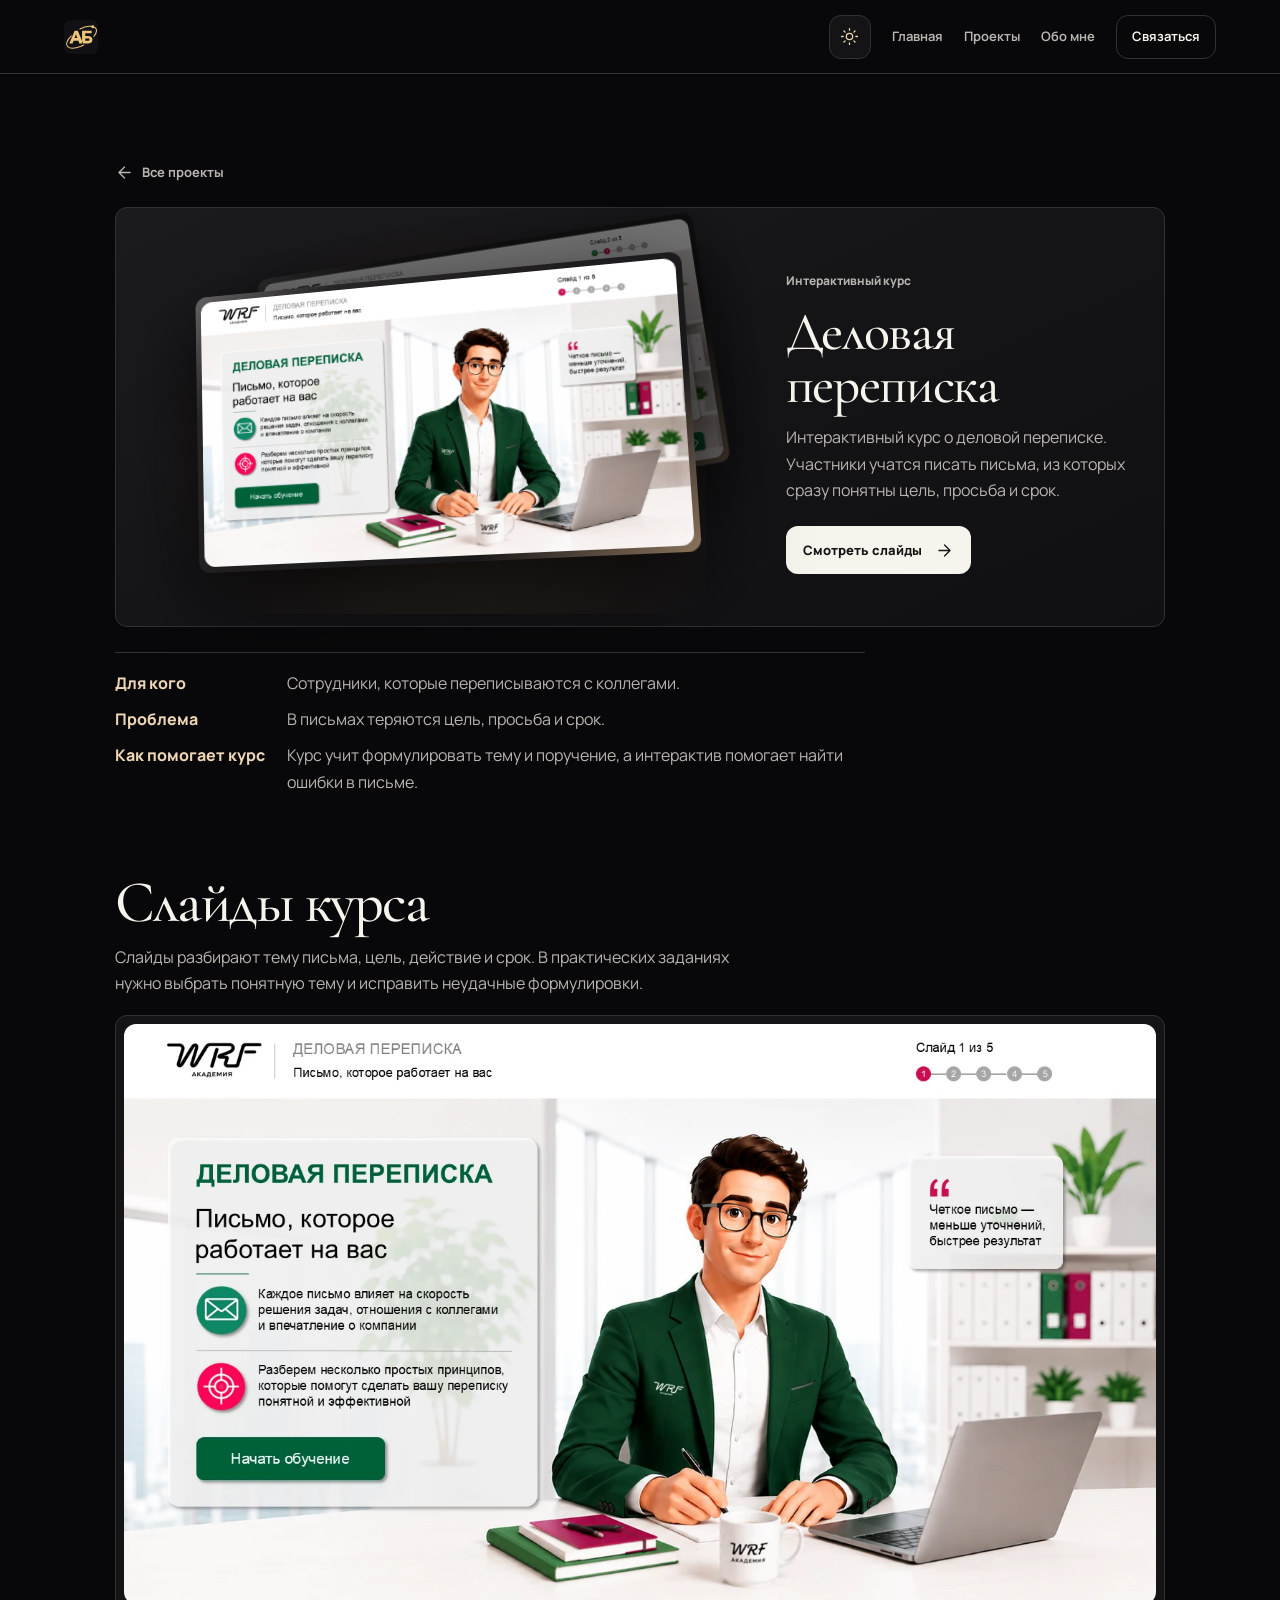
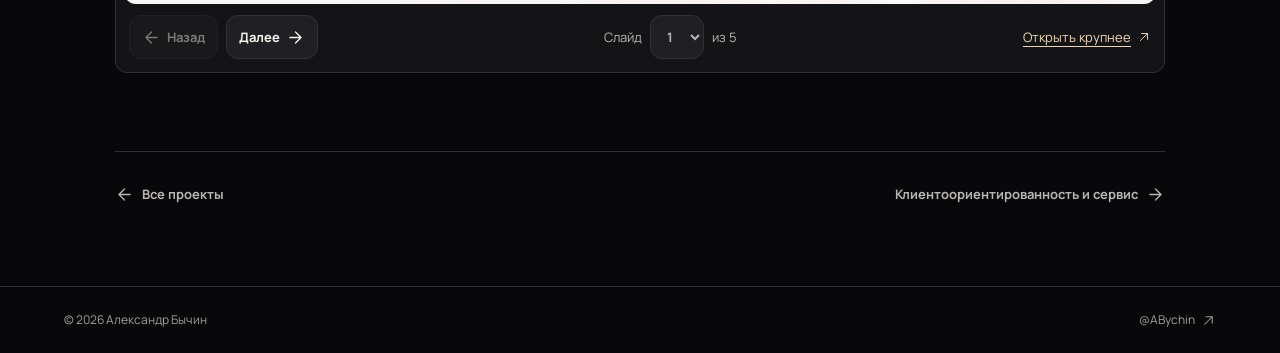
<file: projects/business-writing/index.html>
<!doctype html>
<html lang="ru">
<head>
  <meta charset="utf-8">
  <meta name="viewport" content="width=device-width, initial-scale=1">
  <meta name="description" content="Интерактивный курс о деловой переписке. Участники учатся писать письма, из которых сразу понятны цель, просьба и срок.">
  <meta name="theme-color" content="#08080a">
  <title>Деловая переписка — Александр Бычин</title>
  <link rel="icon" href="../../assets/icon.svg" type="image/svg+xml">
  <link rel="stylesheet" href="../../assets/fonts/fonts.css">
  <link rel="stylesheet" href="../../assets/styles.css">
  <link rel="stylesheet" href="../../assets/theme.css">
  <script src="../../assets/motion.js" defer></script>
  <script src="../../assets/viewer.js" defer></script>
  <link rel="stylesheet" href="../../assets/display-theme.css">
  <script src="../../assets/display-theme.js"></script>
</head>
<body>
  <a class="skip" href="#main">К содержанию</a>
  <header class="topbar">
    <div class="shell topbar-inner">
      <a class="brand" href="../../index.html" aria-label="Александр Бычин, главная"><i class="brand-mark"><i class="brand-emblem"><img src="../../assets/icon.svg" width="34" height="34" alt=""></i></i><span>Александр Бычин</span></a>
      <nav aria-label="Разделы сайта"><button class="display-theme-switch" type="button" aria-label="Светлая тема" aria-pressed="false" data-display-theme-toggle hidden><svg class="theme-sun-icon" viewBox="0 0 24 24" aria-hidden="true"><circle cx="12" cy="12" r="4"/><path d="M12 2v2m0 16v2M2 12h2m16 0h2M5 5l1.5 1.5m11 11L19 19M19 5l-1.5 1.5m-11 11L5 19"/></svg><svg class="theme-moon-icon" viewBox="0 0 24 24" aria-hidden="true"><path d="M21 13.4A9 9 0 0 1 10.6 3 9 9 0 1 0 21 13.4Z"/></svg></button><a href="../../index.html#home">Главная</a><a href="../../index.html#projects">Проекты</a><a href="../../index.html#about">Обо мне</a><a class="nav-contact" href="../../index.html#contact">Связаться</a></nav>
    </div>
  </header>
  <main class="case shell" id="main">
    <a class="back-link" href="../../index.html#projects"><svg aria-hidden="true" viewBox="0 0 24 24"><path d="M19 12H5m7 7-7-7 7-7"/></svg> Все проекты</a>
    <section class="project case-hero" aria-labelledby="case-title">
      <div class="hero-work" aria-hidden="true">
              <span class="hero-glow"></span>
              <span class="hero-plate hero-plate-back"><img src="../../assets/slides/business-writing/2.webp" alt="" width="1440" height="810" loading="eager"></span>
              <span class="hero-plate hero-plate-front"><img src="../../assets/slides/business-writing/1.webp" alt="" width="1440" height="810" loading="eager"></span>
            </div>
      <div class="project-copy">
        <p class="case-format">Интерактивный курс</p>
        <h1 id="case-title">Деловая переписка</h1>
        <p class="case-lead">Интерактивный курс о деловой переписке. Участники учатся писать письма, из которых сразу понятны цель, просьба и срок.</p>
        <div class="case-actions"><a class="button button-light" href="#slides">Смотреть слайды <svg aria-hidden="true" viewBox="0 0 24 24"><path d="M5 12h14m-7-7 7 7-7 7"/></svg></a></div>
      </div>
    </section>
    <dl class="case-context">
      <dt>Для кого</dt>
      <dd>Сотрудники, которые переписываются с коллегами.</dd>
      <dt>Проблема</dt>
      <dd>В письмах теряются цель, просьба и срок.</dd>
      <dt>Как помогает курс</dt>
      <dd>Курс учит формулировать тему и поручение, а интерактив помогает найти ошибки в письме.</dd>
    </dl>
    
    <section class="case-section" id="slides" aria-labelledby="slides-title">
      <h2 id="slides-title">Слайды курса</h2>
      <p>Слайды разбирают тему письма, цель, действие и срок. В практических заданиях нужно выбрать понятную тему и исправить неудачные формулировки.</p>
      <figure class="viewer" aria-label="Галерея слайдов курса" data-viewer data-count="5" data-base="../../assets/slides/business-writing/" data-title="Деловая переписка">
        <img class="slide-image" src="../../assets/slides/business-writing/1.webp" alt="Деловая переписка. Слайд 1 из 5" width="1440" height="810">
        <div class="viewer-controls" hidden>
          <div class="viewer-nav"><button type="button" data-previous><svg aria-hidden="true" viewBox="0 0 24 24"><path d="M19 12H5m7 7-7-7 7-7"/></svg> Назад</button><button type="button" data-next>Далее <svg aria-hidden="true" viewBox="0 0 24 24"><path d="M5 12h14m-7-7 7 7-7 7"/></svg></button></div>
          <label class="slide-select">Слайд <select aria-label="Номер слайда"></select> из 5</label>
          <a class="slide-open" href="../../assets/slides/business-writing/1.webp" target="_blank" rel="noopener noreferrer">Открыть крупнее <svg aria-hidden="true" viewBox="0 0 24 24"><path d="M6 18 18 6M8 6h10v10"/></svg></a>
        </div>
        <span class="sr-only" aria-live="polite" data-status></span>
      </figure>
    </section>
    <nav class="case-more" aria-label="Переход между проектами">
      <a class="back-link" href="../../index.html#projects"><svg aria-hidden="true" viewBox="0 0 24 24"><path d="M19 12H5m7 7-7-7 7-7"/></svg> Все проекты</a>
      <a class="back-link" href="../customer-service/index.html">Клиентоориентированность и сервис <svg aria-hidden="true" viewBox="0 0 24 24"><path d="M5 12h14m-7-7 7 7-7 7"/></svg></a>
    </nav>
  </main>
  <footer class="site-footer"><div class="shell footer-inner"><span>© 2026 Александр Бычин</span><a href="https://t.me/ABychin" target="_blank" rel="noopener noreferrer">@ABychin <svg aria-hidden="true" viewBox="0 0 24 24"><path d="M6 18 18 6M8 6h10v10"/></svg></a></div></footer>
</body>
</html>
</file>
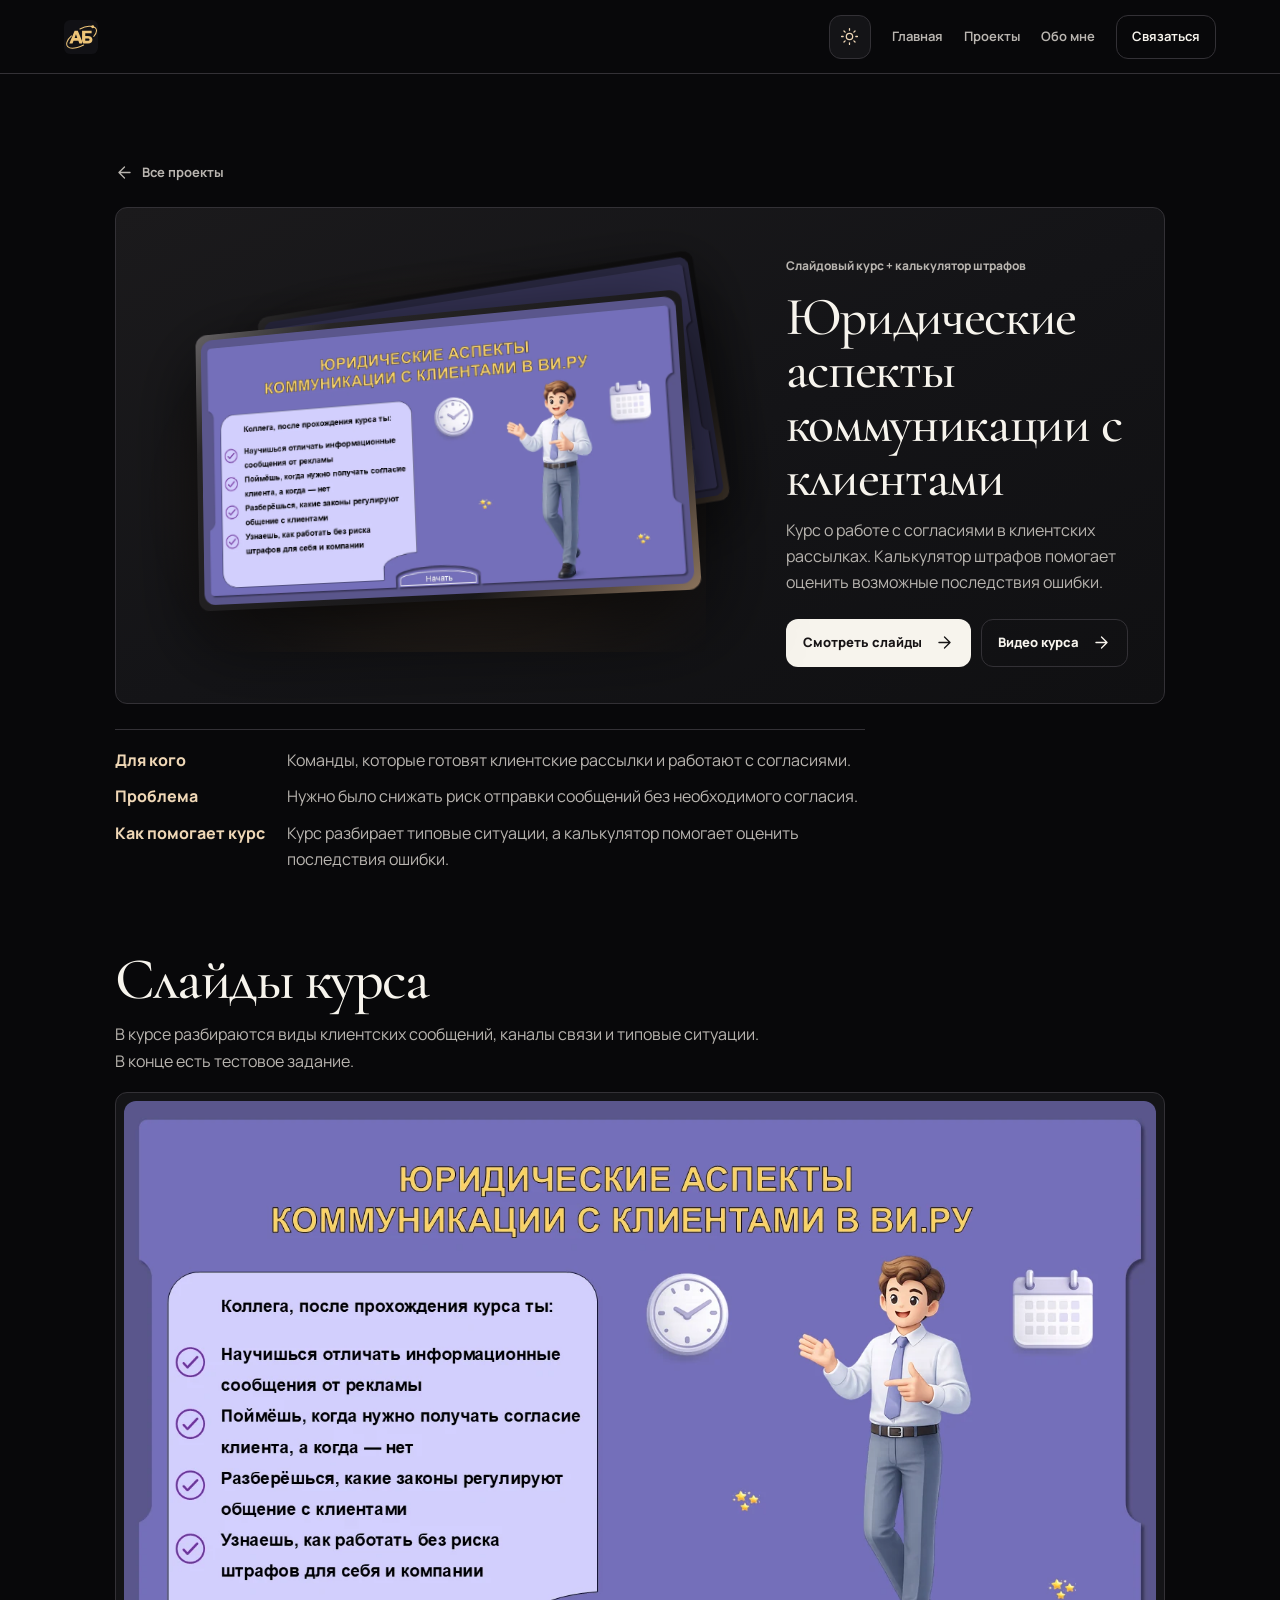
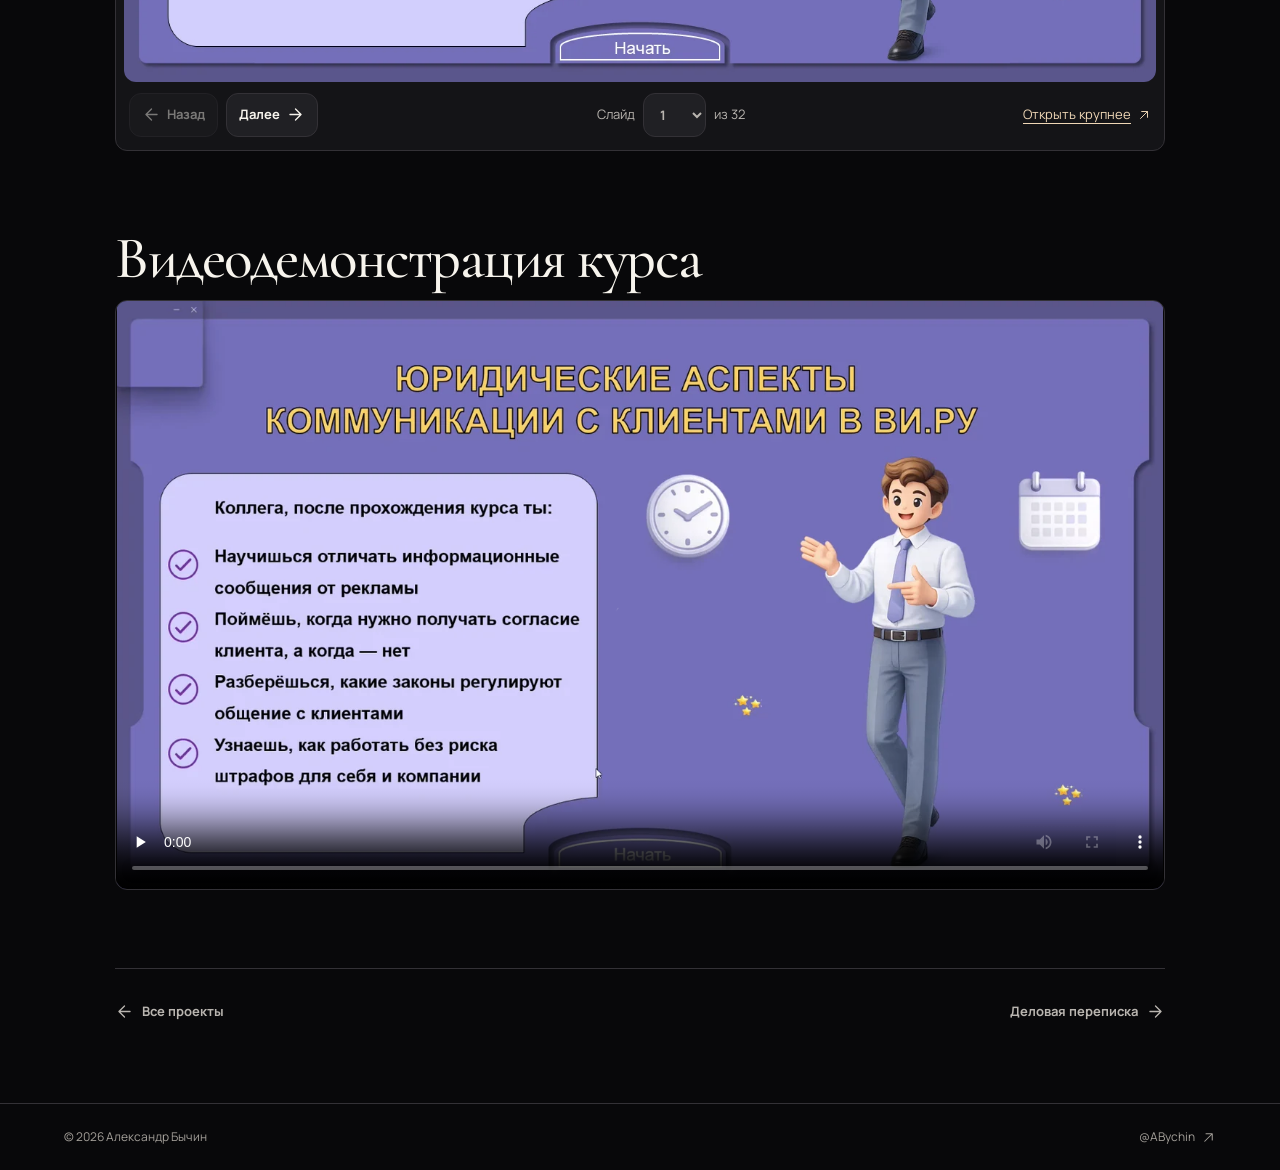
<file: projects/consent-storage/index.html>
<!doctype html>
<html lang="ru">
<head>
  <meta charset="utf-8">
  <meta name="viewport" content="width=device-width, initial-scale=1">
  <meta name="description" content="Курс о работе с согласиями в клиентских рассылках. Калькулятор штрафов помогает оценить возможные последствия ошибки.">
  <meta name="theme-color" content="#08080a">
  <title>Юридические аспекты коммуникации с клиентами — Александр Бычин</title>
  <link rel="icon" href="../../assets/icon.svg" type="image/svg+xml">
  <link rel="stylesheet" href="../../assets/fonts/fonts.css">
  <link rel="stylesheet" href="../../assets/styles.css">
  <link rel="stylesheet" href="../../assets/theme.css">
  <script src="../../assets/motion.js" defer></script>
  <script src="../../assets/viewer.js" defer></script>
  <link rel="stylesheet" href="../../assets/display-theme.css">
  <script src="../../assets/display-theme.js"></script>
</head>
<body>
  <a class="skip" href="#main">К содержанию</a>
  <header class="topbar">
    <div class="shell topbar-inner">
      <a class="brand" href="../../index.html" aria-label="Александр Бычин, главная"><i class="brand-mark"><i class="brand-emblem"><img src="../../assets/icon.svg" width="34" height="34" alt=""></i></i><span>Александр Бычин</span></a>
      <nav aria-label="Разделы сайта"><button class="display-theme-switch" type="button" aria-label="Светлая тема" aria-pressed="false" data-display-theme-toggle hidden><svg class="theme-sun-icon" viewBox="0 0 24 24" aria-hidden="true"><circle cx="12" cy="12" r="4"/><path d="M12 2v2m0 16v2M2 12h2m16 0h2M5 5l1.5 1.5m11 11L19 19M19 5l-1.5 1.5m-11 11L5 19"/></svg><svg class="theme-moon-icon" viewBox="0 0 24 24" aria-hidden="true"><path d="M21 13.4A9 9 0 0 1 10.6 3 9 9 0 1 0 21 13.4Z"/></svg></button><a href="../../index.html#home">Главная</a><a href="../../index.html#projects">Проекты</a><a href="../../index.html#about">Обо мне</a><a class="nav-contact" href="../../index.html#contact">Связаться</a></nav>
    </div>
  </header>
  <main class="case shell" id="main">
    <a class="back-link" href="../../index.html#projects"><svg aria-hidden="true" viewBox="0 0 24 24"><path d="M19 12H5m7 7-7-7 7-7"/></svg> Все проекты</a>
    <section class="project case-hero" aria-labelledby="case-title">
      <div class="hero-work" aria-hidden="true">
              <span class="hero-glow"></span>
              <span class="hero-plate hero-plate-back"><img src="../../assets/slides/consent-storage/2.webp" alt="" width="1440" height="810" loading="eager"></span>
              <span class="hero-plate hero-plate-front"><img src="../../assets/slides/consent-storage/1.webp" alt="" width="1440" height="810" loading="eager"></span>
            </div>
      <div class="project-copy">
        <p class="case-format">Слайдовый курс + калькулятор штрафов</p>
        <h1 id="case-title">Юридические аспекты коммуникации с клиентами</h1>
        <p class="case-lead">Курс о работе с согласиями в клиентских рассылках. Калькулятор штрафов помогает оценить возможные последствия ошибки.</p>
        <div class="case-actions"><a class="button button-light" href="#slides">Смотреть слайды <svg aria-hidden="true" viewBox="0 0 24 24"><path d="M5 12h14m-7-7 7 7-7 7"/></svg></a><a class="button button-outline" href="#video">Видео курса <svg aria-hidden="true" viewBox="0 0 24 24"><path d="M5 12h14m-7-7 7 7-7 7"/></svg></a></div>
      </div>
    </section>
    <dl class="case-context">
      <dt>Для кого</dt>
      <dd>Команды, которые готовят клиентские рассылки и работают с согласиями.</dd>
      <dt>Проблема</dt>
      <dd>Нужно было снижать риск отправки сообщений без необходимого согласия.</dd>
      <dt>Как помогает курс</dt>
      <dd>Курс разбирает типовые ситуации, а калькулятор помогает оценить последствия ошибки.</dd>
    </dl>
    
    <section class="case-section" id="slides" aria-labelledby="slides-title">
      <h2 id="slides-title">Слайды курса</h2>
      <p>В курсе разбираются виды клиентских сообщений, каналы связи и типовые ситуации. В конце есть тестовое задание.</p>
      <figure class="viewer" aria-label="Галерея слайдов курса" data-viewer data-count="32" data-base="../../assets/slides/consent-storage/" data-title="Юридические аспекты коммуникации с клиентами">
        <img class="slide-image" src="../../assets/slides/consent-storage/1.webp" alt="Юридические аспекты коммуникации с клиентами. Слайд 1 из 32" width="1440" height="810">
        <div class="viewer-controls" hidden>
          <div class="viewer-nav"><button type="button" data-previous><svg aria-hidden="true" viewBox="0 0 24 24"><path d="M19 12H5m7 7-7-7 7-7"/></svg> Назад</button><button type="button" data-next>Далее <svg aria-hidden="true" viewBox="0 0 24 24"><path d="M5 12h14m-7-7 7 7-7 7"/></svg></button></div>
          <label class="slide-select">Слайд <select aria-label="Номер слайда"></select> из 32</label>
          <a class="slide-open" href="../../assets/slides/consent-storage/1.webp" target="_blank" rel="noopener noreferrer">Открыть крупнее <svg aria-hidden="true" viewBox="0 0 24 24"><path d="M6 18 18 6M8 6h10v10"/></svg></a>
        </div>
        <span class="sr-only" aria-live="polite" data-status></span>
      </figure>
    </section>
    <section class="case-section" id="video" aria-labelledby="video-title">
      <h2 id="video-title">Видеодемонстрация курса</h2>
      <video class="player" controls controlslist="nodownload" playsinline preload="none" poster="../../assets/media/consent-cover.webp" aria-labelledby="video-title">
        <source src="../../assets/media/consent-storage.mp4" type="video/mp4">
      </video>
    </section>
    <nav class="case-more" aria-label="Переход между проектами">
      <a class="back-link" href="../../index.html#projects"><svg aria-hidden="true" viewBox="0 0 24 24"><path d="M19 12H5m7 7-7-7 7-7"/></svg> Все проекты</a>
      <a class="back-link" href="../business-writing/index.html">Деловая переписка <svg aria-hidden="true" viewBox="0 0 24 24"><path d="M5 12h14m-7-7 7 7-7 7"/></svg></a>
    </nav>
  </main>
  <footer class="site-footer"><div class="shell footer-inner"><span>© 2026 Александр Бычин</span><a href="https://t.me/ABychin" target="_blank" rel="noopener noreferrer">@ABychin <svg aria-hidden="true" viewBox="0 0 24 24"><path d="M6 18 18 6M8 6h10v10"/></svg></a></div></footer>
</body>
</html>
</file>
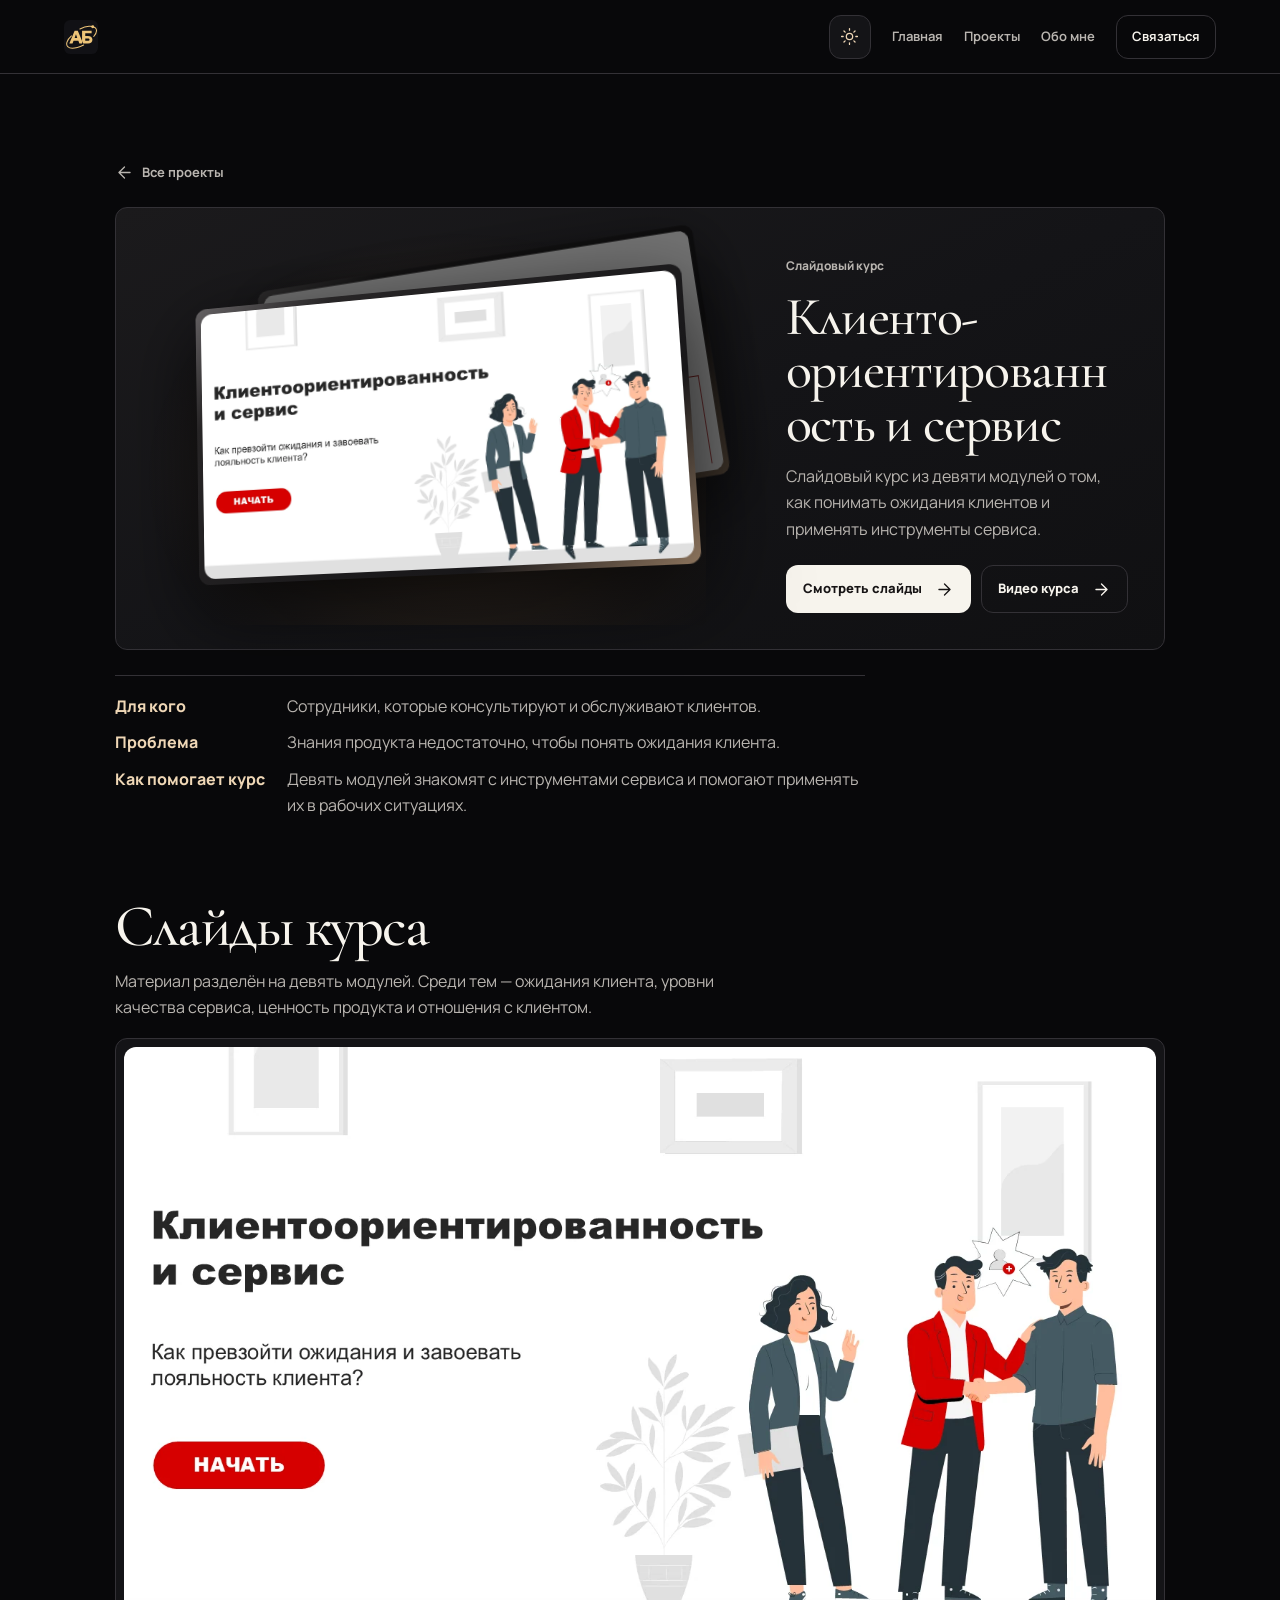
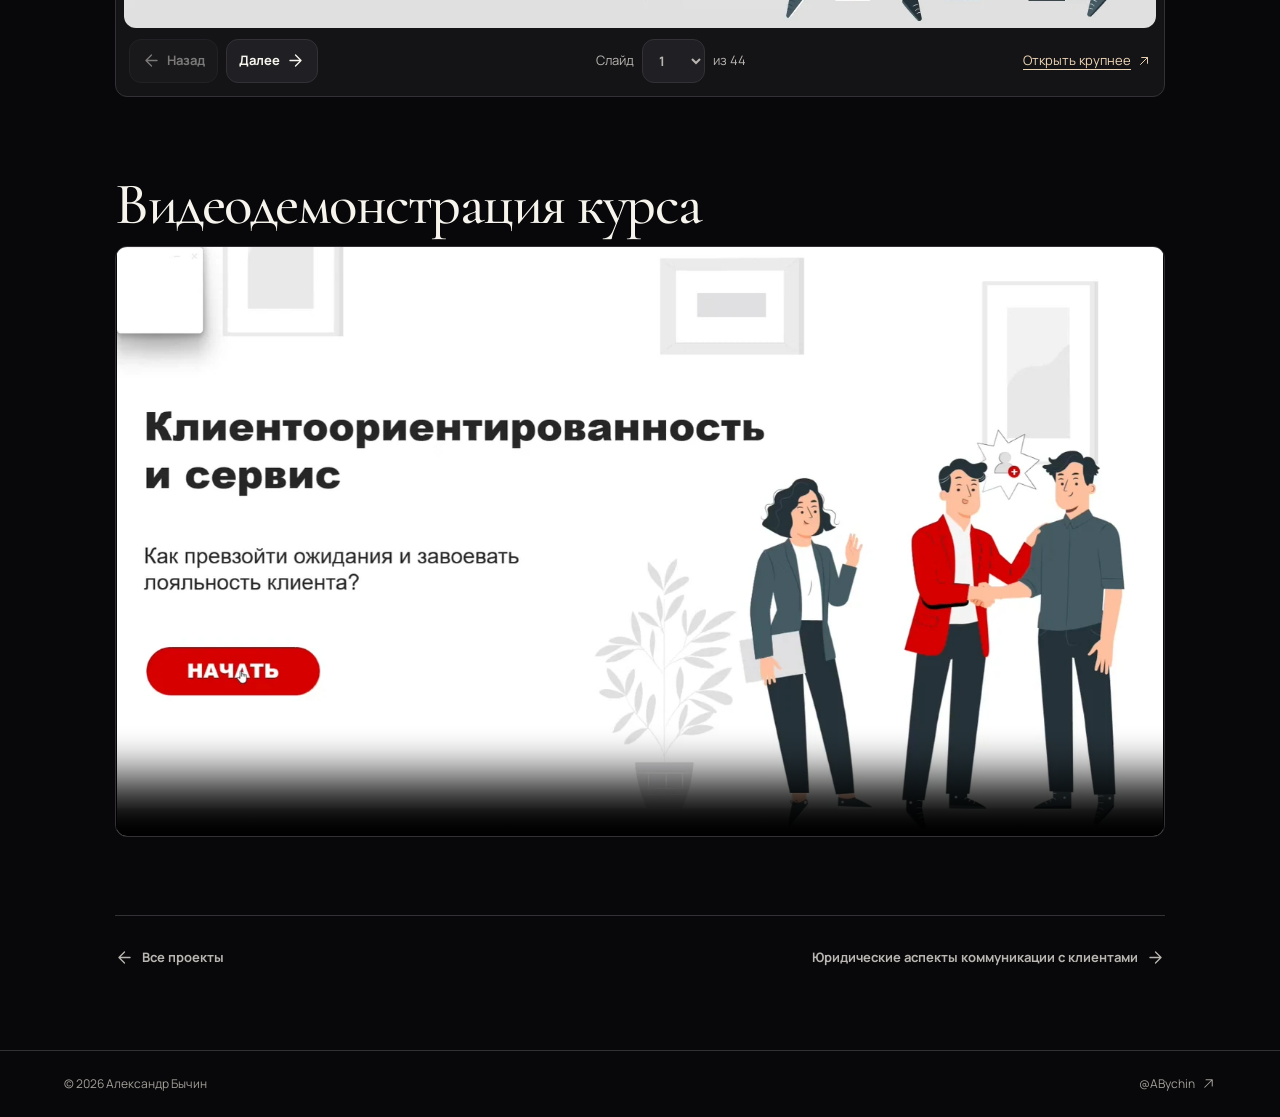
<file: projects/customer-service/index.html>
<!doctype html>
<html lang="ru">
<head>
  <meta charset="utf-8">
  <meta name="viewport" content="width=device-width, initial-scale=1">
  <meta name="description" content="Слайдовый курс из девяти модулей о том, как понимать ожидания клиентов и применять инструменты сервиса.">
  <meta name="theme-color" content="#08080a">
  <title>Клиентоориентированность и сервис — Александр Бычин</title>
  <link rel="icon" href="../../assets/icon.svg" type="image/svg+xml">
  <link rel="stylesheet" href="../../assets/fonts/fonts.css">
  <link rel="stylesheet" href="../../assets/styles.css">
  <link rel="stylesheet" href="../../assets/theme.css">
  <script src="../../assets/motion.js" defer></script>
  <script src="../../assets/viewer.js" defer></script>
  <link rel="stylesheet" href="../../assets/display-theme.css">
  <script src="../../assets/display-theme.js"></script>
</head>
<body>
  <a class="skip" href="#main">К содержанию</a>
  <header class="topbar">
    <div class="shell topbar-inner">
      <a class="brand" href="../../index.html" aria-label="Александр Бычин, главная"><i class="brand-mark"><i class="brand-emblem"><img src="../../assets/icon.svg" width="34" height="34" alt=""></i></i><span>Александр Бычин</span></a>
      <nav aria-label="Разделы сайта"><button class="display-theme-switch" type="button" aria-label="Светлая тема" aria-pressed="false" data-display-theme-toggle hidden><svg class="theme-sun-icon" viewBox="0 0 24 24" aria-hidden="true"><circle cx="12" cy="12" r="4"/><path d="M12 2v2m0 16v2M2 12h2m16 0h2M5 5l1.5 1.5m11 11L19 19M19 5l-1.5 1.5m-11 11L5 19"/></svg><svg class="theme-moon-icon" viewBox="0 0 24 24" aria-hidden="true"><path d="M21 13.4A9 9 0 0 1 10.6 3 9 9 0 1 0 21 13.4Z"/></svg></button><a href="../../index.html#home">Главная</a><a href="../../index.html#projects">Проекты</a><a href="../../index.html#about">Обо мне</a><a class="nav-contact" href="../../index.html#contact">Связаться</a></nav>
    </div>
  </header>
  <main class="case shell" id="main">
    <a class="back-link" href="../../index.html#projects"><svg aria-hidden="true" viewBox="0 0 24 24"><path d="M19 12H5m7 7-7-7 7-7"/></svg> Все проекты</a>
    <section class="project case-hero" aria-labelledby="case-title">
      <div class="hero-work" aria-hidden="true">
              <span class="hero-glow"></span>
              <span class="hero-plate hero-plate-back"><img src="../../assets/slides/customer-service/2.webp" alt="" width="1440" height="810" loading="eager"></span>
              <span class="hero-plate hero-plate-front"><img src="../../assets/slides/customer-service/1.webp" alt="" width="1440" height="810" loading="eager"></span>
            </div>
      <div class="project-copy">
        <p class="case-format">Слайдовый курс</p>
        <h1 id="case-title" class="long-title">Клиенто&shy;ориентированность и сервис</h1>
        <p class="case-lead">Слайдовый курс из девяти модулей о том, как понимать ожидания клиентов и применять инструменты сервиса.</p>
        <div class="case-actions"><a class="button button-light" href="#slides">Смотреть слайды <svg aria-hidden="true" viewBox="0 0 24 24"><path d="M5 12h14m-7-7 7 7-7 7"/></svg></a><a class="button button-outline" href="#video">Видео курса <svg aria-hidden="true" viewBox="0 0 24 24"><path d="M5 12h14m-7-7 7 7-7 7"/></svg></a></div>
      </div>
    </section>
    <dl class="case-context">
      <dt>Для кого</dt>
      <dd>Сотрудники, которые консультируют и обслуживают клиентов.</dd>
      <dt>Проблема</dt>
      <dd>Знания продукта недостаточно, чтобы понять ожидания клиента.</dd>
      <dt>Как помогает курс</dt>
      <dd>Девять модулей знакомят с инструментами сервиса и помогают применять их в рабочих ситуациях.</dd>
    </dl>
    
    <section class="case-section" id="slides" aria-labelledby="slides-title">
      <h2 id="slides-title">Слайды курса</h2>
      <p>Материал разделён на девять модулей. Среди тем — ожидания клиента, уровни качества сервиса, ценность продукта и отношения с клиентом.</p>
      <figure class="viewer" aria-label="Галерея слайдов курса" data-viewer data-count="44" data-base="../../assets/slides/customer-service/" data-title="Клиентоориентированность и сервис">
        <img class="slide-image" src="../../assets/slides/customer-service/1.webp" alt="Клиентоориентированность и сервис. Слайд 1 из 44" width="1440" height="810">
        <div class="viewer-controls" hidden>
          <div class="viewer-nav"><button type="button" data-previous><svg aria-hidden="true" viewBox="0 0 24 24"><path d="M19 12H5m7 7-7-7 7-7"/></svg> Назад</button><button type="button" data-next>Далее <svg aria-hidden="true" viewBox="0 0 24 24"><path d="M5 12h14m-7-7 7 7-7 7"/></svg></button></div>
          <label class="slide-select">Слайд <select aria-label="Номер слайда"></select> из 44</label>
          <a class="slide-open" href="../../assets/slides/customer-service/1.webp" target="_blank" rel="noopener noreferrer">Открыть крупнее <svg aria-hidden="true" viewBox="0 0 24 24"><path d="M6 18 18 6M8 6h10v10"/></svg></a>
        </div>
        <span class="sr-only" aria-live="polite" data-status></span>
      </figure>
    </section>
    <section class="case-section" id="video" aria-labelledby="video-title">
      <h2 id="video-title">Видеодемонстрация курса</h2>
      <video class="player" controls controlslist="nodownload" playsinline preload="none" poster="../../assets/media/service-cover.webp" aria-labelledby="video-title">
        <source src="../../assets/media/customer-service.mp4" type="video/mp4">
      </video>
    </section>
    <nav class="case-more" aria-label="Переход между проектами">
      <a class="back-link" href="../../index.html#projects"><svg aria-hidden="true" viewBox="0 0 24 24"><path d="M19 12H5m7 7-7-7 7-7"/></svg> Все проекты</a>
      <a class="back-link" href="../consent-storage/index.html">Юридические аспекты коммуникации с клиентами <svg aria-hidden="true" viewBox="0 0 24 24"><path d="M5 12h14m-7-7 7 7-7 7"/></svg></a>
    </nav>
  </main>
  <footer class="site-footer"><div class="shell footer-inner"><span>© 2026 Александр Бычин</span><a href="https://t.me/ABychin" target="_blank" rel="noopener noreferrer">@ABychin <svg aria-hidden="true" viewBox="0 0 24 24"><path d="M6 18 18 6M8 6h10v10"/></svg></a></div></footer>
</body>
</html>
</file>
<file: assets/fonts/fonts.css>
@font-face {
  font-family: 'Cormorant';
  font-style: italic;
  font-weight: 300 700;
  font-display: swap;
  src: url(cormorant-italic-cyrillic.woff2) format('woff2');
  unicode-range: U+0301, U+0400-045F, U+0490-0491, U+04B0-04B1, U+2116;
}
@font-face {
  font-family: 'Cormorant';
  font-style: italic;
  font-weight: 300 700;
  font-display: swap;
  src: url(cormorant-italic-latin.woff2) format('woff2');
  unicode-range: U+0000-00FF, U+0131, U+0152-0153, U+02BB-02BC, U+02C6, U+02DA, U+02DC, U+0304, U+0308, U+0329, U+2000-206F, U+20AC, U+2122, U+2191, U+2193, U+2212, U+2215, U+FEFF, U+FFFD;
}
@font-face {
  font-family: 'Cormorant';
  font-style: normal;
  font-weight: 300 700;
  font-display: swap;
  src: url(cormorant-normal-cyrillic.woff2) format('woff2');
  unicode-range: U+0301, U+0400-045F, U+0490-0491, U+04B0-04B1, U+2116;
}
@font-face {
  font-family: 'Cormorant';
  font-style: normal;
  font-weight: 300 700;
  font-display: swap;
  src: url(cormorant-normal-latin.woff2) format('woff2');
  unicode-range: U+0000-00FF, U+0131, U+0152-0153, U+02BB-02BC, U+02C6, U+02DA, U+02DC, U+0304, U+0308, U+0329, U+2000-206F, U+20AC, U+2122, U+2191, U+2193, U+2212, U+2215, U+FEFF, U+FFFD;
}
@font-face {
  font-family: 'Manrope';
  font-style: normal;
  font-weight: 200 800;
  font-display: swap;
  src: url(manrope-normal-cyrillic.woff2) format('woff2');
  unicode-range: U+0301, U+0400-045F, U+0490-0491, U+04B0-04B1, U+2116;
}
@font-face {
  font-family: 'Manrope';
  font-style: normal;
  font-weight: 200 800;
  font-display: swap;
  src: url(manrope-normal-latin.woff2) format('woff2');
  unicode-range: U+0000-00FF, U+0131, U+0152-0153, U+02BB-02BC, U+02C6, U+02DA, U+02DC, U+0304, U+0308, U+0329, U+2000-206F, U+20AC, U+2122, U+2191, U+2193, U+2212, U+2215, U+FEFF, U+FFFD;
}
</file>
<file: assets/styles.css>
:root{color-scheme:dark;--bg:#08080a;--panel:#141417;--ink:#f7f4ed;--muted:#b9b5b0;--quiet:#a39f99;--accent:#efd7b6;--line:#333136;--radius:12px;--shell:1220px;--gutter:clamp(20px,5vw,76px);--display:Cormorant,Georgia,serif;--body:Manrope,Arial,sans-serif;--ease:cubic-bezier(.2,.75,.25,1)}
*,*::before,*::after{box-sizing:border-box}
html{scroll-behavior:smooth;scroll-padding-top:74px}
body{margin:0;background:var(--bg);color:var(--ink);font:400 16px/1.65 var(--body);-webkit-font-smoothing:antialiased}
.portfolio-home{isolation:isolate}
#cosmos{position:fixed;inset:0;width:100%;height:100%;z-index:-1;pointer-events:none;opacity:.88}
:root[data-theme="light"] #cosmos{opacity:.76}
::selection{background:var(--accent);color:var(--bg)}
a{color:inherit;text-underline-offset:4px}
a:focus-visible,button:focus-visible,select:focus-visible,video:focus-visible{outline:2px solid var(--accent);outline-offset:5px}
img,video{display:block;max-width:100%;height:auto}
svg{width:19px;height:19px;fill:none;stroke:currentColor;stroke-width:1.65;stroke-linecap:round;stroke-linejoin:round;flex:none}
button,select{font:inherit;color:inherit}
button{cursor:pointer}
[hidden]{display:none!important}
.sr-only{position:absolute;width:1px;height:1px;padding:0;margin:-1px;overflow:hidden;clip-path:inset(50%);white-space:nowrap;border:0}
p,h1,h2,h3,figure{margin:0}
h1,h2,h3{font-family:var(--display);font-weight:500;letter-spacing:-.025em;line-height:1;text-wrap:balance}
em{font-weight:500;color:var(--accent)}
.shell{width:min(calc(100% - 2 * var(--gutter)),var(--shell));margin-inline:auto}
.skip{position:fixed;left:12px;top:12px;z-index:10;transform:translateY(-200%);padding:10px 15px;background:var(--ink);color:var(--bg)}
.skip:not(:focus){clip-path:inset(50%)}
.skip:focus{transform:none}
.topbar{position:sticky;top:0;z-index:5;background:var(--bg);border-bottom:1px solid var(--line)}
.topbar-inner{display:flex;min-height:73px;align-items:center;justify-content:space-between;gap:20px}
.brand{display:inline-flex;align-items:center;gap:11px;text-decoration:none;font-size:13px;font-weight:750;white-space:nowrap}
.topbar nav{display:flex;align-items:center;gap:clamp(14px,3vw,35px);font-size:13px;font-weight:650;color:var(--muted)}
.topbar nav a{text-decoration:none;min-height:44px;display:inline-flex;align-items:center}
.topbar nav a:hover,.site-footer a:hover{color:var(--ink)}
.nav-contact{border:1px solid var(--line);border-radius:7px;padding:0 15px;color:var(--ink)}
.nav-contact:hover{border-color:var(--quiet)}
.hero{display:grid;grid-template-columns:minmax(0,.9fr) minmax(0,1.1fr);align-items:center;gap:clamp(30px,5vw,84px);min-height:clamp(560px,48vw,670px);padding-block:72px 88px;isolation:isolate}
.hero h1{font-size:clamp(58px,7.15vw,108px);line-height:.86;text-wrap:initial}
.hero h1 em{display:block;margin-top:.065em}
.hero-role{font-size:clamp(16px,1.8vw,22px);font-weight:700;margin-top:30px;line-height:1.4}
.hero-description{color:var(--muted);max-width:36ch;margin-top:13px}
.button{display:inline-flex;align-items:center;justify-content:center;gap:13px;min-height:48px;border:1px solid transparent;border-radius:7px;padding:10px 16px;text-decoration:none;font-weight:800;font-size:13px;line-height:1.35;transition:background .2s,border-color .2s,color .2s}
.button-light{color:#171415;background:var(--ink)}
.button-light:hover{background:var(--accent)}
.button-outline{border-color:var(--line);color:var(--ink)}
.button-outline:hover{border-color:var(--quiet);background:#222125}
.hero-copy .button{margin-top:29px}
.hero-portrait{position:relative;width:min(100%,410px);justify-self:center;border-radius:var(--radius);overflow:hidden}
.hero-portrait img{width:100%;aspect-ratio:4/5;object-fit:cover;object-position:center 48%}
@media(prefers-reduced-motion:no-preference){
  @supports(mask-image:linear-gradient(black,transparent)){
    .hero-portrait img{
      mask-image:linear-gradient(112deg,#000 46%,transparent 56%);
      mask-size:290% 100%;
      mask-repeat:no-repeat;
      animation:portrait-reveal .85s cubic-bezier(.38,.06,.23,1) both;
    }
    .hero-portrait::after{
      content:"";
      position:absolute;
      inset:0;
      border:1px solid #efd7b6;
      border-radius:inherit;
      background:linear-gradient(112deg,transparent 46%,#ffd59c24 50%,transparent 54%) no-repeat;
      background-size:290% 100%;
      pointer-events:none;
      animation:portrait-glint .85s cubic-bezier(.38,.06,.23,1) both;
    }
  }
}
@keyframes portrait-reveal{from{mask-position:100% 0}to{mask-position:0 0}}
@keyframes portrait-glint{
  from{background-position:100% 0;opacity:0}
  28%,65%{opacity:.85}
  to{background-position:0 0;opacity:0}
}
.hero-work{display:grid;grid-template-columns:1fr;align-items:center;position:relative;isolation:isolate;min-width:0;perspective:1200px;margin:clamp(23px,5vw,68px)}
.hero-glow{position:absolute;z-index:-1;inset:-25% -4% -18% -12%;background:radial-gradient(ellipse at 58% 64%,#a7743d40,transparent 65%);pointer-events:none}
.hero-plate{grid-area:1/1;display:block;border-radius:var(--radius);padding:6px;background:linear-gradient(140deg,#646163 0%,#272526 18%,#181719 74%,#8b735c 100%);transition:transform .65s var(--ease)}
.hero-plate img{width:100%;border-radius:7px}
.hero-plate-back{transform:translate(12%, -16%) scale(.87) rotate(-9deg);filter:brightness(.45);box-shadow:0 22px 75px #0009}
.hero-plate-front{transform:rotateY(-13deg) rotateX(7deg) rotateZ(-4deg);box-shadow:0 28px 85px #000b}
@media(prefers-reduced-motion:no-preference){
  .project-link:focus-visible .hero-plate-front,.case-hero:focus-within .hero-plate-front{transform:rotateY(-4deg) rotateX(2deg) rotateZ(-1deg) translateY(-4px)}
  @media(hover:hover){
    .project-link:hover .hero-plate-front,.case-hero:hover .hero-plate-front{transform:rotateY(-4deg) rotateX(2deg) rotateZ(-1deg) translateY(-4px)}
  }
}
@keyframes cover-fan-back{
  from{translate:-12% 16%;rotate:7deg;scale:.88;opacity:0}
  34%{opacity:.7}
  to{translate:0 0;rotate:0deg;scale:1;opacity:1}
}
@keyframes cover-fan-front{
  from{translate:0 7%;rotate:4deg;scale:.96}
  to{translate:0 0;rotate:0deg;scale:1}
}
@media(prefers-reduced-motion:no-preference){
  .hero-work.is-entering .hero-plate-back{animation:cover-fan-back .66s var(--ease) both}
  .hero-work.is-entering .hero-plate-front{animation:cover-fan-front .52s var(--ease) both}
  @supports(animation-timeline:view()) and (animation-range:entry 0% entry 90%){
    @media(min-width:661px){
      .hero-work{view-timeline-name:--project-covers}
      .hero-plate{animation:cover-fan-front linear both;animation-timeline:--project-covers;animation-range:entry 0% entry 90%}
      .hero-plate-back{animation-name:cover-fan-back}
    }
  }
}
@media(prefers-reduced-motion:no-preference){
  @view-transition{navigation:auto}
}
::view-transition-group(project-slide){animation-duration:.52s;animation-timing-function:cubic-bezier(.22,.74,.22,1)}
::view-transition-image-pair(project-slide){isolation:isolate}
::view-transition-old(project-slide),::view-transition-new(project-slide){height:100%;object-fit:contain}
html.project-transition::view-transition-old(root){animation-duration:.3s}
html.project-transition::view-transition-new(root){animation-duration:.4s}
.projects{padding-top:36px;border-top:1px solid var(--line);scroll-margin-top:28px}
.section-heading{display:flex;flex-wrap:wrap;align-items:center;justify-content:space-between;gap:12px 18px;margin-bottom:32px}
h2{font-size:clamp(43px,6vw,75px)}
.project-controls,.project-arrows{display:flex;align-items:center;gap:8px}
.project-controls{margin-inline-start:auto;flex-wrap:wrap}
.project-controls button{background:transparent}
.project-controls button:hover{background:var(--outline-hover,#222125)}
.project-arrows button{width:48px;padding:0}
.project-toolbar{display:flex;align-items:center;justify-content:space-between;flex-wrap:wrap;gap:12px 18px;margin-bottom:22px}
.project-filters{display:flex;flex-wrap:wrap;gap:8px}
.project-filters .button[aria-pressed="true"]{box-shadow:inset 0 0 0 1px var(--accent);background:color-mix(in srgb,var(--accent) 18%,transparent)}
.project-arrows button:disabled{opacity:.45;cursor:default}
.project-empty{color:var(--muted);padding-block:16px}
.project-grid{display:grid;grid-template-columns:minmax(0,1fr);gap:18px}
.project-grid.is-carousel{overflow:clip;isolation:isolate;padding:8px;margin:-8px;touch-action:pan-y pinch-zoom}
.is-carousel .project{
  grid-area:1/1;
  width:100%;
  justify-self:center;
  transform:translateX(var(--carousel-offset,0));
  opacity:var(--carousel-opacity,1);
  z-index:1;
  transition:transform .48s var(--ease),opacity .34s var(--ease),border-color .25s;
}
.is-carousel .project[data-position="previous"]{--carousel-offset:-12%}
.is-carousel .project[data-position="next"]{--carousel-offset:12%}
.is-carousel .project[inert]{--carousel-opacity:0;pointer-events:none;z-index:0}
.is-carousel .project[data-position="offscreen"]{visibility:hidden}
.is-carousel .project img{user-select:none;-webkit-user-drag:none}
@media(min-width:900px){
  .project-grid.is-carousel{perspective:1200px}
  .project-grid.is-carousel{cursor:pointer}
  .is-carousel .project{
    width:78%;
    transform:translate3d(var(--carousel-offset,0),0,var(--carousel-depth,0px)) rotateY(var(--carousel-angle,0deg)) scale(var(--carousel-scale,1));
  }
  .is-carousel .project[data-position="previous"]{--carousel-offset:-36%;--carousel-angle:25deg}
  .is-carousel .project[data-position="next"]{--carousel-offset:36%;--carousel-angle:-25deg}
  .is-carousel .project[inert]{--carousel-opacity:.56;--carousel-depth:-200px;--carousel-scale:.92}
  .is-carousel .hero-work,.is-carousel .project-copy{transition:transform .48s var(--ease),opacity .24s var(--ease)}
  .is-carousel .project[data-position="next"] .hero-work{transform:translateX(82%)}
  .is-carousel .project[inert] .project-copy{opacity:0}
}
.project{border-radius:var(--radius);background:linear-gradient(155deg,#1b1a1c,var(--panel) 52%,#101012);border:1px solid var(--line);min-width:0;transition:border-color .25s}
.project:hover,.project:focus-within{border-color:#8a7560}
.project-link,.case-hero{display:grid;grid-template-columns:minmax(0,1.53fr) minmax(0,1fr);align-items:center}
.project-link{height:100%;text-decoration:none;border-radius:inherit}
.project-copy{padding:clamp(19px,3vw,36px);display:flex;align-items:flex-start;flex:1;flex-direction:column}
.project-format,.case-format{color:var(--accent);font-size:12px;font-weight:750;margin-bottom:10px}
.project h3{font-size:clamp(28px,3.45vw,48px);text-wrap:initial;overflow-wrap:anywhere}
.project-copy>p:not(.project-format){max-width:43ch;color:var(--muted);margin-top:12px}
.text-link{display:inline-flex;align-items:center;gap:8px;color:var(--ink);font-size:13px;font-weight:750;margin-top:auto;padding-top:20px}
.text-link svg{width:16px;height:16px;color:var(--accent)}
.about{display:grid;grid-template-columns:minmax(0,1fr);gap:clamp(28px,4vw,56px);padding-block:clamp(76px,11vw,154px);scroll-margin-top:8px}
.about-copy h2{margin-bottom:22px;text-wrap:initial;font-size:clamp(38px,4.8vw,66px)}
.about-copy h3,.about-experience h3,.about-tools h3{font-size:clamp(27px,3vw,40px);margin-bottom:12px;text-wrap:initial}
.about-copy p{color:var(--muted)}
.about-copy p+p{margin-top:12px}
.about-copy strong{color:var(--ink)}
.about-stats{
  display:grid;
  grid-template-columns:repeat(2,minmax(0,1fr));
  grid-auto-rows:1fr;
  gap:8px;
  align-items:stretch;
}
.about-stat,.about-tool{
  padding:clamp(16px,3vw,30px);
  border:1px solid var(--line);
  border-radius:var(--radius);
  background:var(--panel);
  color:var(--ink);
}
.about-stat strong{
  display:block;
  color:var(--accent);
  font-size:clamp(32px,5.5vw,72px);
  font-weight:750;
  line-height:1.1;
  margin-bottom:6px;
}
.about-stat summary{
  display:grid;
  grid-template-columns:minmax(0,1fr) auto;
  grid-template-rows:auto minmax(2lh,auto);
  align-items:center;
  column-gap:6px;
  min-height:44px;
  cursor:pointer;
}
.about-stat summary::-webkit-details-marker{display:none}
.about-stat summary strong{grid-column:1/-1}
.about-stat summary span{overflow-wrap:anywhere}
.about-stat summary svg{color:var(--accent)}
.about-stat[open] summary svg{transform:rotate(180deg)}
.about-stat summary:focus-visible{outline:2px solid var(--accent);outline-offset:5px}
.about-stat-content{
  block-size:var(--about-stat-content-height, 290px);
  overflow-y:auto;
  scrollbar-gutter:stable;
  margin-top:12px;
  padding-top:12px;
  padding-inline-end:8px;
  border-top:1px solid var(--line);
  color:var(--muted);
  font-size:14px;
  overflow-wrap:anywhere;
}
.about-stat-content > *{margin:0}
.about-stat-content > * + *{margin-top:8px}
.about-stat-content h4,.about-stat-content b{color:var(--ink)}
.about-stat-content p + h4{margin-top:16px}
.about-stat-content ul{padding-inline-start:20px}
.about-stat-content:focus-visible{outline:2px solid var(--accent);outline-offset:3px}
.about-tools-grid{
  display:grid;
  grid-template-columns:repeat(3,minmax(0,1fr));
  gap:12px;
}
.about-tool{overflow-wrap:anywhere}
.about-tool h4{margin:0 0 8px;font-size:18px;line-height:1.3}
.about-tool p,.about-tool ul{color:var(--muted);font-size:14px}
.about-tool .about-tool-stack{margin:0 0 8px;color:var(--accent);font-weight:750}
.about-tool ul{margin:0;padding-inline-start:18px}
.about-tool li+li{margin-top:6px}
@media(max-width:900px){
  .about-tools-grid{grid-template-columns:repeat(2,minmax(0,1fr))}
}
@media(max-width:560px){
  .about-tools-grid{grid-template-columns:minmax(0,1fr)}
}
@media(max-width:480px){
  .about-stats{grid-template-columns:minmax(0,1fr)}
}
.about-certificate{border-top:1px solid var(--line);padding-block:20px}
.about-certificate h3{font-size:clamp(30px,4vw,46px);margin-bottom:15px}
.course-links{display:flex;flex-wrap:wrap;gap:4px 22px;margin-top:16px;color:var(--accent);font-size:14px}
.course-links a{display:inline-flex;align-items:center;min-height:44px}
.course-section{border-top:1px solid var(--line);padding-block:clamp(44px,7vw,92px);scroll-margin-top:24px}
.course-heading{margin-bottom:clamp(22px,4vw,48px)}
.course-heading h2{text-wrap:balance;font-size:clamp(32px,4.2vw,58px)}
:root:not([data-theme="blackridge"]) .section-title{font-size:clamp(32px,4.2vw,58px)}
.course-heading p{color:var(--muted);margin-top:12px}
.format-grid,.process-grid{display:grid;grid-template-columns:repeat(3,minmax(0,1fr));gap:14px}
.format-card,.process-card{min-width:0;border:1px solid var(--line);border-radius:var(--radius);background:linear-gradient(155deg,#1b1a1c,var(--panel) 65%,#101012)}
.format-card{display:flex;flex-direction:column;gap:14px;padding:12px}
.format-card img,.process-card img{width:100%;object-fit:cover}
.format-card img{aspect-ratio:16/9;object-fit:contain;border-radius:8px}
.format-card h3,.process-card h3{font:750 clamp(15px,1.45vw,19px)/1.25 var(--body);letter-spacing:-.02em;text-wrap:initial;overflow-wrap:anywhere}
.format-card p,.process-card p{margin-top:8px;font-size:13px;line-height:1.55;color:var(--muted)}
.format-card .format-use{border-top:1px solid var(--line);padding-top:8px;color:var(--accent)}
.process-grid{list-style:none;margin:0;padding:0}
.process-card img{aspect-ratio:1.7;border-radius:11px 11px 0 0}
.process-copy{padding:clamp(16px,2vw,24px)}
.process-number{display:block;margin-bottom:5px;color:var(--accent);font-size:12px;font-weight:750;letter-spacing:.08em}
@media(max-width:1000px){
  .format-grid{grid-template-columns:repeat(2,minmax(0,1fr))}
}
@media(max-width:660px){
  .format-grid{grid-template-columns:minmax(0,1fr)}
  .process-grid{grid-template-columns:repeat(2,minmax(0,1fr))}
}
@media(max-width:420px){
  .process-grid{grid-template-columns:minmax(0,1fr)}
}
.contact{background:radial-gradient(ellipse at 65% 110%,#463628,transparent 65%),linear-gradient(#151417,#24201d);border-top:1px solid var(--line)}
.contact-inner{min-height:310px;display:flex;align-items:center;justify-content:space-between;gap:30px;padding:56px 0}
.portfolio-home > main{
  --chapter-inset:clamp(24px,3.6vw,52px);
}
.portfolio-home > main > section[data-cosmos-scene]{
  padding-block:var(--chapter-inset);
  scroll-margin-top:24px;
}
.portfolio-home > main > section[data-cosmos-scene] + section[data-cosmos-scene]{
  border-block-start:1px solid color-mix(in srgb,var(--line) 72%,var(--accent));
}
.portfolio-home > main > .contact > .contact-inner{padding-block:0}
.contact h2{text-wrap:initial}
.contact p{margin:12px 0 20px;color:var(--muted)}
.qr-link{display:block;width:clamp(145px,16vw,203px);flex:none;border-radius:var(--radius);overflow:hidden}
.qr-link img{width:100%}
.site-footer{border-top:1px solid var(--line);color:var(--quiet);font-size:12px}
.footer-inner{display:flex;justify-content:space-between;align-items:center;gap:18px;min-height:66px}
.footer-inner a{display:inline-flex;align-items:center;gap:6px;text-decoration:none;min-height:44px}
.footer-inner svg{width:15px;height:15px}

.case{max-width:1050px;padding-block:clamp(36px,6vw,80px) 70px}
.case-hero{margin-top:12px}
.back-link{display:inline-flex;align-items:center;gap:8px;color:var(--muted);font-weight:700;font-size:13px;text-decoration:none;min-height:44px}
.back-link:hover{color:var(--ink)}
.case h1{font-size:clamp(30px,4.2vw,58px);overflow-wrap:anywhere;text-wrap:initial}
.case-format{margin:0 0 14px}
.case-lead{color:var(--muted);max-width:43ch;margin-top:12px}
.case-context{display:grid;grid-template-columns:max-content minmax(0,1fr);gap:10px 22px;max-width:75ch;margin:25px 0 0;padding-top:17px;border-top:1px solid var(--line)}
.case-context dt{font-weight:750;color:var(--accent)}
.case-context dd{margin:0;color:var(--muted)}
.case-actions{display:flex;align-items:center;gap:10px;flex-wrap:wrap;margin-top:23px}
.case-section{margin-top:clamp(44px,7vw,78px);scroll-margin-top:22px}
.case-section h2{font-size:clamp(36px,5.2vw,59px);margin-bottom:12px}
.case-section>p{max-width:65ch;color:var(--muted);margin:0 0 18px}
.viewer{padding:8px;border:1px solid var(--line);border-radius:var(--radius);background:var(--panel)}
.slide-image{width:100%;aspect-ratio:16/9;object-fit:contain;background:#08080a;border-radius:7px}
.viewer-controls{display:flex;align-items:center;justify-content:space-between;flex-wrap:wrap;gap:12px;padding:11px 5px 5px}
.viewer-nav,.slide-select{display:flex;align-items:center;gap:8px}
.viewer-controls button,.viewer-controls select{min-height:44px;border-radius:7px;border:1px solid var(--line);background:#202024;padding:8px 12px;font-size:13px;font-weight:700}
.viewer-controls button{display:inline-flex;align-items:center;gap:6px}
.viewer-controls button:hover:not(:disabled){background:#343137}
.viewer-controls button:disabled{cursor:default;opacity:.45}
.viewer-controls select{cursor:pointer;max-width:8ch}
.slide-select{font-size:13px;color:var(--muted)}
.slide-open{display:inline-flex;min-height:44px;align-items:center;gap:6px;font-size:13px;color:var(--accent)}
.slide-open svg{width:14px;height:14px}
.player{width:100%;aspect-ratio:16/9;object-fit:contain;border-radius:var(--radius);border:1px solid var(--line);background:#08080a}
.case-section>.media-note{color:var(--muted);margin:12px 0 0;font-size:13px}
.case-more{display:flex;align-items:center;justify-content:space-between;gap:18px;margin-top:clamp(46px,7vw,78px);border-top:1px solid var(--line);padding-top:20px}
.case-more>a:last-child{text-align:right}

@media(max-width:900px){
  .hero{gap:28px;min-height:500px}
  .hero h1{font-size:clamp(56px,9vw,83px)}
}
@media(max-width:660px){
  html{scroll-padding-top:65px}
  .topbar-inner{min-height:64px;gap:10px}
  .brand span{display:none}
  .topbar nav{gap:13px;font-size:12px}
  .nav-contact{padding-inline:10px}
  .hero{grid-template-columns:1fr;gap:25px;padding-block:38px 39px;min-height:0}
  .hero h1{font-size:clamp(57px,13.6vw,87px)}
  .hero-role{margin-top:23px}
  .hero-description{font-size:15px}
  .hero-copy .button{margin-top:22px}
  .hero-portrait{width:min(100%,320px);justify-self:start}
  .hero-work{width:min(calc(100% - 48px),470px);margin:30px auto 0}
  .hero-plate{padding:4px;border-radius:9px}
  .hero-plate img{border-radius:5px}
  .projects{padding-top:28px}
  .section-heading{margin-bottom:21px}
  .project-grid{gap:13px}
  .project-link,.case-hero{grid-template-columns:minmax(0,1fr)}
  .project-copy{padding:18px 18px 21px}
  .project h3{font-size:clamp(30px,7.4vw,39px)}
  .project-copy>p:not(.project-format){margin-top:8px}
  .about{grid-template-columns:1fr;padding-block:65px;gap:25px}
  .case-context{grid-template-columns:1fr;row-gap:3px}
  .case-context dd+dt{margin-top:10px}
  .contact-inner{align-items:flex-start;flex-direction:column;gap:24px;padding-block:40px}
  .case h1{font-size:clamp(36px,9.2vw,55px)}
  .case h1.long-title{font-size:clamp(29px,8.3vw,52px)}
  .viewer-controls{gap:4px}
  .viewer-nav{flex-basis:100%}
  .viewer-nav button{flex:1;justify-content:center}
  .case-more{flex-wrap:wrap;gap:2px 15px}
}
@media(prefers-reduced-motion:reduce){html{scroll-behavior:auto}*,*::before,*::after{transition:none!important}}
</file>
<file: assets/theme.css>
.theme-toggle {
  display: inline-grid;
  place-items: center;
  width: 44px;
  height: 44px;
  padding: 0;
  border: 1px solid var(--line);
  border-radius: 7px;
  background: transparent;
  color: var(--ink);
}
.cosmos-egg {
  position: fixed;
  z-index: 2;
  transform: translate(-50%, -50%);
  width: 48px;
  height: 48px;
  border: 0;
  border-radius: 50%;
  background: transparent;
}
.cosmos-egg:hover { box-shadow: 0 0 22px var(--accent); }
.projects:has(.cosmos-egg-mood) { position: relative; }
.cosmos-egg-mood {
  left: var(--star-x);
  top: var(--star-y);
}
.cosmos-egg-mood.is-inline {
  position: absolute;
  left: 24px;
  top: 0;
  background: radial-gradient(circle, #fff2ce 0 2px, #efbd6c99 4px, transparent 14px);
}
.cosmos-promo {
  width: min(520px, calc(100% - 36px));
  padding: clamp(22px, 5vw, 40px);
  border: 1px solid var(--accent);
  border-radius: var(--radius);
  background: var(--panel);
  color: var(--ink);
}
.cosmos-promo::backdrop { background: #000b; }
.cosmos-promo h2 { font-size: clamp(30px, 6vw, 47px); }
.cosmos-promo p { margin-top: 14px; }
.cosmos-promo-actions { display: flex; flex-wrap: wrap; gap: 10px; margin-top: 22px; }
.theme-toggle:hover { border-color: var(--quiet); }

:root { --portfolio-gold: #edc478; }

.brand span {
  opacity: 0;
  pointer-events: none;
  font-weight: 800;
}

.brand-mark:hover + span,
.brand:focus-visible span { opacity: 1; }

.brand-mark,
.brand-emblem {
  position: relative;
  display: block;
  width: 34px;
  height: 34px;
}

.brand-emblem img { display: block; }

@media (prefers-reduced-motion: no-preference) {
  .brand > span {
    transform: translateX(-20px);
    clip-path: inset(-4px 0 -4px 16px);
    transition: opacity 240ms ease, transform 300ms var(--ease), clip-path 300ms var(--ease);
  }

  :root:not([data-theme="blackridge"]) .brand { --brand-name-delay: 145ms; }

  .brand-mark:hover + span,
  .brand:focus-visible > span {
    transform: translateX(0);
    clip-path: inset(-4px 0 -4px 0);
    transition-duration: 460ms, 540ms, 540ms;
    transition-delay: var(--brand-name-delay, 0ms);
  }

  :root:not([data-theme="blackridge"]) .brand-mark { perspective: 180px; }

  :root:not([data-theme="blackridge"]) .brand-emblem {
    transform-style: preserve-3d;
  }

  :root:not([data-theme="blackridge"]) .brand-emblem img {
    backface-visibility: hidden;
  }

  :root:not([data-theme="blackridge"]) .brand-emblem::before {
    content: "";
    position: absolute;
    inset: 0;
    border-radius: 6.4px;
    background: url("icon.svg") center / contain no-repeat;
    box-shadow: 0 0 0 1px #8b642d;
    backface-visibility: hidden;
    transform: rotateY(180deg) translateZ(3px);
  }

  :root:not([data-theme="blackridge"]) .brand-emblem::after {
    content: "";
    position: absolute;
    left: 84.375%;
    top: 19.53125%;
    width: 15px;
    height: 15px;
    background: #fff3c6;
    clip-path: polygon(50% 0, 59% 40%, 100% 50%, 59% 60%, 50% 100%, 41% 60%, 0 50%, 41% 40%);
    opacity: 0;
    pointer-events: none;
    transform: translate(-50%, -50%) scale(.25);
  }

  :root:not([data-theme="blackridge"]) .brand-mark:hover .brand-emblem,
  :root:not([data-theme="blackridge"]) .brand:focus-visible .brand-emblem {
    animation: brand-orbit-turn 1150ms both;
  }

  :root:not([data-theme="blackridge"]) .brand-mark:hover .brand-emblem::after,
  :root:not([data-theme="blackridge"]) .brand:focus-visible .brand-emblem::after {
    animation: brand-star-flash 400ms 900ms both;
  }

  @keyframes brand-orbit-turn {
    0% { transform: scale(1) rotateY(0deg); }
    15% { transform: scale(1.1) rotateY(0deg); animation-timing-function: ease-in-out; }
    78%, 100% { transform: scale(1.1) rotateY(360deg); }
  }

  @keyframes brand-star-flash {
    0%, 100% { opacity: 0; transform: translate(-50%, -50%) scale(.25); }
    30% { opacity: 1; transform: translate(-50%, -50%) scale(1); }
  }
}

:root:not([data-theme="blackridge"]) .about-stat strong {
  color: var(--portfolio-gold);
  font-weight: 500;
}

.flat-theme-switch {
  position: relative;
  display: inline-flex;
  align-items: center;
  width: 56px;
  min-height: 44px;
  padding: 0 5px;
  border: 0;
  border-radius: 999px;
  background: transparent;
  cursor: pointer;
}
.flat-theme-switch::before {
  content: "";
  position: absolute;
  inset: 8px 0;
  border: 1px solid var(--quiet);
  border-radius: inherit;
}
.flat-theme-switch span {
  position: relative;
  width: 22px;
  height: 22px;
  border-radius: 50%;
  background: var(--portfolio-gold);
  transition: transform 330ms var(--ease), background-color 330ms ease;
}
.flat-theme-switch[aria-pressed="true"] span {
  transform: translateX(24px);
  background: #c8102e;
}
.flat-theme-switch:hover::before { border-color: var(--ink); }
@media (prefers-reduced-motion: reduce) {
  .flat-theme-switch span { transition: none; }
}

.portfolio-home.cosmos-ready .contact {
  background: transparent;
}

@media(max-width:380px) {
  .topbar nav { gap: 8px; }
  .nav-contact { padding-inline: 7px; }
}

.topbar nav { justify-content: flex-end; gap: clamp(8px, 1.65vw, 24px); }
.topbar nav > * { flex: none; }

.orbit-frame {
  --frame-edge: #b58755;
  --frame-inner: #b587554d;
  --frame-fill: #100d0cf5;
  --frame-flare: #ffe1a2;
  --frame-inset: clamp(14px, 3vw, 38px);
  position: relative;
  border: 1px solid var(--frame-edge);
  border-radius: clamp(19px, 2.5vw, 34px);
  background:
    radial-gradient(ellipse at 8% 1%, #b9874e29, transparent 44%),
    radial-gradient(ellipse at 96% 100%, #b9874e1f, transparent 43%),
    var(--frame-fill);
  box-shadow: 0 14px 42px #0005, 0 0 17px #e2a76024;
}
.orbit-frame::before,
.orbit-frame::after {
  position: absolute;
  content: "";
  pointer-events: none;
  border-radius: inherit;
}
.orbit-frame::before {
  inset: 5px;
  border: 1px solid var(--frame-inner);
  background:
    radial-gradient(circle at 64px 21px, var(--frame-flare) 0 3px, transparent 5px),
    radial-gradient(circle at calc(100% - 64px) calc(100% - 21px), var(--frame-flare) 0 3px, transparent 5px),
    radial-gradient(ellipse 107px 58px at 0 0, transparent 98%, var(--frame-inner) 99%, transparent 100%),
    radial-gradient(ellipse 107px 58px at 100% 100%, transparent 98%, var(--frame-inner) 99%, transparent 100%);
}
.orbit-frame::after {
  inset: -2px 25%;
  background:
    radial-gradient(ellipse closest-side, var(--frame-flare), transparent) top / 100% 4px no-repeat,
    radial-gradient(ellipse closest-side, var(--frame-flare), transparent) bottom / 100% 4px no-repeat;
}
.hero.orbit-frame {
  margin-block: clamp(16px, 3vw, 42px);
  padding-inline: clamp(22px, 6vw, 92px);
}
.hero.orbit-frame .hero-portrait {
  border: 1px solid var(--frame-edge);
  border-radius: clamp(16px, 2.1vw, 30px);
  box-shadow: 0 12px 36px #0006;
}
.hero.orbit-frame .button { border-radius: 999px; border-color: var(--frame-edge); }
.format-grid.orbit-frame { padding: var(--frame-inset); }
.orbit-frame .format-card { border-color: var(--frame-inner); }
.project.orbit-frame {
  padding: 8px;
}
.project.orbit-frame:hover,
.project.orbit-frame:focus-within {
  border-color: var(--frame-flare);
}
.process-grid.is-stage-carousel {
  grid-template-columns: minmax(0,1fr);
}
.is-stage-carousel .process-card {
  display: grid;
  grid-template-columns: minmax(0,1fr) minmax(0,1.2fr);
  align-items: center;
  padding: 8px;
}
.is-stage-carousel .process-card img {
  order: 1;
  margin: 0;
  border-radius: 0 11px 11px 0;
  aspect-ratio: 2;
}
.is-stage-carousel .process-copy {
  padding: clamp(18px,4vw,48px);
}
.is-stage-carousel .process-copy h3 {
  font: 500 clamp(27px,4vw,48px)/1 var(--display);
}
.is-stage-carousel .process-copy p {
  font-size: clamp(14px,1.5vw,17px);
}
.process-controls {
  justify-content: flex-end;
  margin-bottom: 14px;
}
:is(.process-controls, .project-controls, .project-filters) .button {
  background: transparent;
  border: 2px solid var(--accent);
  color: var(--ink);
  text-shadow: 0 1px 4px #000;
}
:is(.process-controls, .project-controls, .project-filters) .button svg {
  width: 22px;
  height: 22px;
  stroke-width: 2.25;
  filter: drop-shadow(0 1px 2px #000);
}
:is(.process-controls, .project-controls, .project-filters) .button:hover,
:is(.process-controls, .project-controls, .project-filters) .button:focus-visible {
  background: var(--outline-hover, #222125);
  border-color: var(--ink);
}
.format-catalog {
  position: relative;
  grid-template-columns: repeat(2,minmax(0,1fr));
}
.format-preview {
  position: absolute;
  z-index: 3;
  top: 50%;
  left: 50%;
  width: 61%;
  transform: translate(-50%, -50%);
  pointer-events: none;
}
.format-catalog .format-preview .format-card {
  min-height: min(27vw, 370px);
  grid-template-columns: minmax(0,1.15fr) minmax(0,1fr);
  gap: clamp(14px, 2vw, 26px);
  padding: clamp(18px, 2.3vw, 32px);
  border-color: var(--accent);
  box-shadow: 0 16px 48px #000c;
}
.format-preview .format-card h3 { font-size: clamp(21px, 2.1vw, 29px); }
.format-preview .format-card p { font-size: clamp(14px, 1.2vw, 17px); }
@media (prefers-reduced-motion: no-preference) {
  .format-preview:not([hidden]) .format-card {
    animation: format-preview-in 230ms var(--ease) both;
  }
}
@keyframes format-preview-in {
  from { transform: scale(.94); opacity: 0; }
  to { transform: scale(1); opacity: 1; }
}
@media (max-width: 899px), (hover: none), (pointer: coarse) {
  .format-preview { display: none; }
}
.format-catalog .format-card {
  display: grid;
  grid-template-columns: minmax(0,1fr) minmax(0,1.25fr);
  align-items: center;
}
.format-catalog .format-card > :is(img, .slide-laptop) {
  border-radius: var(--radius);
  outline: 2px solid var(--accent);
  outline-offset: -2px;
}
.format-catalog .slide-laptop::after {
  content: "";
  position: absolute;
  z-index: 2;
  inset: 0;
  border: 2px solid var(--accent);
  border-radius: inherit;
  pointer-events: none;
}
.format-catalog .format-card > .slide-laptop { outline: none; }
.format-catalog .format-use {
  border-top: 0;
  padding-top: 0;
}
@media (max-width: 900px) {
  .format-catalog .format-card { grid-template-columns: minmax(0,1fr); }
}
@media (max-width: 660px) {
  .format-catalog,
  .is-stage-carousel .process-card { grid-template-columns: minmax(0,1fr); }
  .is-stage-carousel .process-card img { border-radius: 0 0 11px 11px; }
}

@media (max-width: 760px) {
  .topbar-inner { flex-wrap: wrap; gap: 0; padding-block: 7px; }
  .topbar nav { flex: 1 0 100%; justify-content: flex-start; flex-wrap: wrap; gap: 0 12px; }
  .hero.orbit-frame { padding-block: 30px; }
}
/* Each theme supplies a single radius for its rectangular surfaces. */
:root :is(
  .orbit-frame, .hero-portrait, .hero-plate, .hero-plate img,
  .project, .project-link, .format-card,
  .process-card, .is-stage-carousel .process-card img, .about-stat,
  .qr-link, .viewer, .slide-image, .player, .cosmos-promo,
  .button, .hero.orbit-frame .button, .nav-contact, .theme-toggle,
  .flat-theme-switch, .viewer-controls button, .viewer-controls select
):not(.rocket-frame-preview) {
  border-radius: var(--radius);
}
:root:not([data-theme="blackridge"]) {
  --gold-highlight: #e8c692;
  --gold-highlight-bg: #e8b46b24;
}

:root:not([data-theme="blackridge"]) :is(
  .project-controls button,
  .project-controls .button,
  .project-filters .button,
  .process-controls .button,
  .process-choice,
  .viewer-controls button
):is(:hover, :focus-visible):not(:disabled),
:root:not([data-theme="blackridge"]) .process-choice[aria-pressed="true"],
:root:not([data-theme="blackridge"]) .project-filters .button[aria-pressed="true"] {
  border-color: var(--gold-highlight);
  background: var(--gold-highlight-bg);
}

:root:not([data-theme="blackridge"]) :is(.topbar nav a:not(.nav-contact), .back-link):is(:hover, :focus-visible) {
  color: var(--gold-highlight);
}
</file>
<file: assets/contact-options.css>
.contact .contact-inner {
  flex-direction: column;
  align-items: flex-start;
  gap: clamp(20px, 3vw, 40px);
}
.contact :where(#contact-title) {
  font-size: clamp(32px, 5.4vw, 66px);
  text-align: left;
  text-wrap: balance;
}
.contact .contact-heading p {
  margin: 12px 0 0;
  font-size: clamp(15px, 2vw, 20px);
}
.contact-options.orbit-frame {
  flex: 1 1 auto;
  min-width: 0;
  width: 100%;
  max-width: 575px;
  display: grid;
  grid-auto-rows: 1fr;
  gap: 12px;
  padding: 0;
  border: 0;
  background: transparent;
}
.contact-card {
  position: relative;
  display: grid;
  grid-template-columns: auto minmax(0, 1fr) auto;
  align-items: center;
  gap: clamp(9px, 2vw, 22px);
  width: 100%;
  min-height: 84px;
  padding: 12px clamp(10px, 2vw, 22px);
  border: 1px solid var(--frame-inner);
  border-radius: 999px;
  background: color-mix(in srgb, var(--panel) 76%, transparent);
  color: var(--ink);
  text-decoration: none;
  text-align: left;
  transition: border-color .2s, box-shadow .2s;
}
.contact-label {
  display: grid;
  gap: 4px;
  padding-inline-start: clamp(9px, 2vw, 22px);
  border-inline-start: 1px solid var(--frame-inner);
  overflow-wrap: anywhere;
}
:root:not([data-theme="blackridge"]) .contact-card {
  border-radius: var(--radius);
}
.contact-label strong {
  font: 600 clamp(18px, 3vw, 32px)/1.05 var(--display);
}


.contact-label > span { color: var(--muted); font-size: 13px; line-height: 1.35; }
.contact-icon {
  display: grid;
  place-items: center;
  width: clamp(32px, 5vw, 48px);
  aspect-ratio: 1;
  border-radius: 50%;
  background: var(--bg);
  color: var(--accent);
}
.contact-icon svg { width: 22px; height: 22px; }
.contact-card > svg { color: var(--accent); }
.contact-card[aria-disabled="true"] > svg { visibility: hidden; }
@media (hover: hover) {
  .contact-card:not([aria-disabled="true"]):hover {
    border-color: var(--accent);
    box-shadow: 0 0 16px color-mix(in srgb, var(--accent) 35%, transparent);
  }
}
.contact-options.orbit-frame::before,
.contact-options.orbit-frame::after { content: none; }
.contact-options.orbit-frame { box-shadow: none; }
.cosmos-promo.contact-brief { width: min(720px, calc(100% - 24px)); }
.quiz-heading { display: flex; flex-wrap: wrap; align-items: center; gap: 12px; justify-content: space-between; }
.quiz-heading form { margin-inline-start: auto; }
.cosmos-promo-actions.quiz-close { justify-content: flex-end; }
.quiz-send-options { display: flex; flex-wrap: wrap; gap: 8px; }
.quiz-send-options .button { flex: 1 0 auto; }
.quiz-send-options svg { width: 20px; height: 20px; }
@media (hover: hover) {
}
.quiz-questions h3 { margin: 24px 0 12px; font-size: 28px; }
.quiz-form fieldset {
  min-inline-size: 0;
  margin: 0 0 18px;
  padding: 12px;
  border: 1px solid var(--line);
  border-radius: var(--radius);
}
.quiz-form legend { padding: 0 5px; font-weight: 750; }
.quiz-form fieldset > p { margin: 0 0 8px; font-size: 13px; color: var(--muted); }
.quiz-choice { display: flex; align-items: flex-start; padding: 8px 0; gap: 10px; cursor: pointer; }
.quiz-choice input { flex: none; margin-top: .4em; accent-color: var(--accent); }
.quiz-choice:has(input:disabled) { opacity: .65; cursor: default; }
.quiz-dropdown {
  border: 1px solid var(--quiet);
  border-radius: var(--radius);
  background: var(--bg);
}
.quiz-dropdown summary {
  min-height: 44px;
  padding: 10px 12px;
  cursor: pointer;
}
.quiz-dropdown summary:focus-visible { outline: 2px solid var(--accent); outline-offset: 3px; }
.quiz-dropdown-options { padding: 4px 12px; border-top: 1px solid var(--line); }
.quiz-contacts, .quiz-custom { display: grid; gap: 10px; }
.quiz-custom { margin-top: 8px; }
.quiz-form :is(input[type="text"], input:not([type]), select, textarea), .quiz-result textarea {
  display: block;
  width: 100%;
  min-height: 44px;
  margin-top: 4px;
  padding: 8px;
  border: 1px solid var(--quiet);
  border-radius: var(--radius);
  background: var(--bg);
  color: var(--ink);
  font: inherit;
}
.quiz-comment { display: block; margin-bottom: 18px; }
.quiz-field-error:not(:empty) {
  display: block;
  margin-top: 4px;
  color: #ffb7b7;
  font-size: 13px;
}
.quiz-form input[aria-invalid="true"] { border-color: #ffb7b7; }
.quiz-result { margin-top: 20px; }
.quiz-result .button { margin-top: 12px; }
@media (prefers-reduced-motion: reduce) {
  .contact-card { transition: none; }
}
</file>
<file: assets/process-board.css>
.process-board {
  display: grid;
  grid-template-columns: minmax(0, .9fr) minmax(0, 1.1fr);
  gap: clamp(14px, 2vw, 26px);
  padding: var(--frame-inset);
}
.process-board .process-grid {
  grid-template-columns: minmax(0, 1fr);
}
.process-board .process-card {
  display: flex;
  flex-direction: column;
  border-color: var(--accent);
}
#process-stages .process-card img {
  display: block;
  width: 100%;
  height: auto;
  aspect-ratio: 2.5;
  flex-shrink: 0;
  object-fit: cover;
  border-radius: var(--radius);
}
.process-board .process-copy h3 { font-size: clamp(20px, 2.4vw, 30px); }
.process-board .process-copy p { font-size: 14.3px; }
.process-choices {
  display: grid;
  grid-template-columns: repeat(3, minmax(0, 1fr));
  grid-auto-rows: 1fr;
  gap: 10px;
}
.process-choice {
  display: flex;
  flex-direction: column;
  justify-content: flex-start;
  gap: 6px;
  min-width: 0;
  min-height: 70px;
  padding: 12px;
  border: 1px solid var(--quiet);
  border-radius: var(--radius);
  background: var(--panel);
  text-align: left;
  font-size: 14.3px;
  line-height: 1.35;
  overflow-wrap: anywhere;
}
.process-choice span { color: var(--accent); }
.process-choice:hover { border-color: var(--accent); background: var(--outline-hover, #222125); }
.process-choice[aria-pressed="true"] {
  border-color: var(--accent);
  box-shadow: inset 0 0 0 1px var(--accent);
}
@media (max-width: 800px) {
  .process-board { grid-template-columns: minmax(0, 1fr); }
}
@media (min-width: 801px) {
  .process-choice { padding-block-start: clamp(20px, 4vw, 62px); }
}
@media (max-width: 480px) {
  .process-choices { grid-template-columns: repeat(2, minmax(0, 1fr)); }
}
</file>
<file: assets/slide-laptop.css>
:root .format-catalog .format-card > :is(img, .slide-laptop, .micro-phone),
:root .format-catalog .format-card .slide-laptop-art > img {
  border-radius: var(--radius);
}
.format-catalog .format-card > :is(.slide-laptop, .micro-phone) {
  width: 100%;
  align-self: center;
  overflow: hidden;
}
:root .format-catalog .format-card .slide-laptop-screen,
:root .format-catalog .format-card .slide-laptop-screen > img { border-radius: 0; }

.slide-laptop {
  position: relative;
  min-width: 0;
  aspect-ratio: 1199 / 675;
  isolation: isolate;
}
.slide-laptop-art {
  position: relative;
  width: 100%;
  height: 100%;
  transition: transform 280ms var(--ease);
}
.slide-laptop-art > img {
  display: block;
  width: 100%;
  height: 100%;
  object-fit: cover;
}
.slide-laptop-screen {
  position: absolute;
  inset: 10.7% 15.4% 20.1% 15.7%;
  background: #191715;
  pointer-events: none;
  transition: inset 280ms var(--ease), clip-path 280ms var(--ease);
}
.slide-laptop-screen > img {
  position: absolute;
  inset: 0;
  width: 100%;
  height: 100%;
  aspect-ratio: auto;
  object-fit: contain;
  border-radius: 0;
  opacity: 0;
}
.slide-laptop-screen > img:first-child { opacity: 1; }
.format-preview.is-laptop-preview { pointer-events: auto; }

@media (hover: hover) and (pointer: fine) and (prefers-reduced-motion: no-preference) {
  .format-preview .slide-laptop-screen {
    inset: 0;
    overflow: hidden;
    animation: slide-laptop-expand 440ms ease-in-out 230ms both;
  }
  .format-preview .slide-laptop-screen > img {
    /* The card opens in 230ms; hold slide one for another second. */
    animation: var(--slide-cycle) 4.8s linear 1230ms infinite;
  }
  .slide-laptop-screen > img:nth-child(1) { --slide-cycle: slide-laptop-first; }
  .slide-laptop-screen > img:nth-child(2) { --slide-cycle: slide-laptop-second; }
  .slide-laptop-screen > img:nth-child(3) { --slide-cycle: slide-laptop-third; }
}
@keyframes slide-laptop-expand {
  from {
    inset: 10.7% 15.4% 20.1% 15.7%;
  }
}
@keyframes slide-laptop-first {
  0%, 100% { opacity: 1; }
  5%, 66.667% { opacity: 0; }
  71.667% { opacity: 1; }
}
@keyframes slide-laptop-second {
  0%, 38.333%, 100% { opacity: 0; }
  5%, 33.333% { opacity: 1; }
}
@keyframes slide-laptop-third {
  0%, 33.333%, 71.667%, 100% { opacity: 0; }
  38.333%, 66.667% { opacity: 1; }
}
@media (prefers-reduced-motion: reduce) {
  .slide-laptop-art, .slide-laptop-screen { transition: none; }
}

.micro-phone {
  position: relative;
  min-width: 0;
  aspect-ratio: 16 / 9;
  overflow: hidden;
  isolation: isolate;
  border-radius: var(--radius);
  box-shadow: inset 0 0 0 2px var(--accent);
}
.micro-phone::after {
  content: "";
  position: absolute;
  inset: 0;
  z-index: 2;
  border: 2px solid var(--accent);
  border-radius: inherit;
  pointer-events: none;
}
.micro-phone .micro-phone-background {
  display: block;
  width: 100%;
  height: 100%;
  object-fit: cover;
}
.micro-phone-device {
  position: absolute;
  top: 50%;
  left: 50%;
  width: 22%;
  height: 88%;
  transform: translate(-50%, -50%);
}
.micro-phone-landscape span { color: #64451f; }
@media (hover: hover) and (pointer: fine) and (prefers-reduced-motion: no-preference) {
  .format-preview .micro-phone-background { animation: micro-phone-zoom 520ms var(--ease) both; }
}
@keyframes micro-phone-zoom {
  to { transform: scale(1.18); }
}
@keyframes micro-phone-turn {
  to { transform: translate(-50%, -50%) rotate(90deg) scale(1.7); }
}
@keyframes micro-phone-landscape-in {
  to { opacity: 1; }
}
/* Content fills the rectangular laptop display. */
.slide-laptop-screen > img { object-fit: fill; }
.slide-laptop-screen { overflow: hidden; }
.format-screen-video {
  display: block;
  width: 100%;
  height: 100%;
  object-fit: cover;
  background: #191715;
}
.format-screen-article, .format-screen-scenario {
  container-type: inline-size;
  background: #f8efdf;
  color: #251e16;
}
.format-screen-article { container-type: size; }
.format-screen-article-body, .format-scenario-step {
  padding: 5%;
  font: 500 clamp(7px, 4.6cqw, 17px)/1.35 var(--body);
}
.format-screen-article-body strong, .format-scenario-step strong {
  display: block;
  margin: .35em 0;
  font-size: 1.25em;
}
.format-screen-article-body section { margin-block: 0 1em; }
.format-scenario-step {
  position: absolute;
  inset: 0;
  display: grid;
  align-content: center;
  gap: .35em;
  opacity: 0;
}
.format-scenario-step:first-child { opacity: 1; }
.format-scenario-step span:last-child {
  padding: .3em .5em;
  border-inline-start: 3px solid #a36924;
  background: #ecd7ad;
}
.micro-phone-device {
  box-sizing: border-box;
  width: auto;
  height: 88%;
  aspect-ratio: 9 / 19;
  border: max(2px, .25vw) solid #141416;
  border-radius: 14% / 7%;
  background: #f8efdf;
  color: #251e16;
  box-shadow: 0 0 0 1px #95928b, 0 4px 10px #0009;
  container-type: inline-size;
}
.micro-phone-device::before {
  content: none;
}
.micro-phone-portrait, .micro-phone-landscape {
  position: absolute;
  inset: 0;
  padding: 30% 8% 10%;
  display: grid;
  align-content: center;
  gap: .3em;
  font: 600 clamp(5px, 9cqw, 15px)/1.2 var(--body);
}
.micro-phone-portrait strong, .micro-phone-landscape strong { font-size: 1.25em; }
.micro-phone-landscape { display: none; opacity: 0; }
@media (hover: hover) and (pointer: fine) and (prefers-reduced-motion: no-preference) {
  .format-preview .format-screen-article-body {
    animation: formats-article-scroll 8s ease-in-out 1230ms infinite;
  }
  .format-preview .format-scenario-step { animation: var(--slide-cycle) 4.8s linear 1230ms infinite; }
  .format-scenario-step:nth-child(1) { --slide-cycle: slide-laptop-first; }
  .format-scenario-step:nth-child(2) { --slide-cycle: slide-laptop-second; }
  .format-scenario-step:nth-child(3) { --slide-cycle: slide-laptop-third; }
  .format-preview .micro-phone-device { animation: micro-phone-turn 720ms var(--ease) both; }
  .format-preview .micro-phone-portrait { animation: micro-phone-portrait-out 360ms ease both; }
  .format-preview .micro-phone-landscape {
    display: grid;
    inset: 50% auto auto 50%;
    width: 211%;
    height: 100%;
    transform: translate(-50%, -50%) rotate(-90deg);
    padding: 0;
    align-content: stretch;
    gap: 0;
    font-size: clamp(6px, 10cqw, 13px);
    border: 0;
    background: transparent;
    animation: micro-phone-landscape-in 220ms ease 500ms both;
  }
}
@keyframes formats-article-scroll {
  0%, 15% { transform: translateY(0); }
  75%, 90% { transform: translateY(min(0px, calc(100cqh - 100%))); }
  100% { transform: translateY(0); }
}
@keyframes micro-phone-portrait-out { to { opacity: 0; } }

.format-screen-article-body .learning-illustration,
.format-scenario-step .learning-illustration,
.micro-phone .learning-illustration {
  display: block;
  width: 100%;
  object-fit: cover;
  aspect-ratio: 2.4;
  border-radius: 0;
}
.format-screen-article-body .learning-illustration { margin: 0 0 .7em; }
.format-scenario-step {
  grid-template-columns: minmax(0, 1fr) minmax(0, 1.3fr);
  column-gap: .6em;
}
.format-scenario-step .learning-illustration {
  grid-row: span 3;
  height: 100%;
  aspect-ratio: 1.25;
}
.micro-phone .learning-illustration { aspect-ratio: 1.35; }
.micro-phone-landscape .learning-illustration {
  grid-row: span 2;
  height: 100%;
  min-height: 0;
  aspect-ratio: auto;
  object-position: center;
}
.micro-phone-landscape > strong,
.micro-phone-landscape > span { padding-inline: 7% 17%; }
.micro-phone-landscape > strong { align-self: end; padding-bottom: .35em; }
.micro-phone-landscape > span { align-self: start; }
@media (hover: hover) and (pointer: fine) and (prefers-reduced-motion: no-preference) {
  .format-preview .micro-phone-landscape { grid-template-columns: minmax(0, .8fr) minmax(0, 1.2fr); }
}
:root .format-catalog .format-card :is(.slide-laptop-screen, .micro-phone-device) img { border-radius: 0; }

.format-screen-article {
  background: linear-gradient(145deg, #fffaf1, #eadfc9);
  color: #29231c;
}
.format-screen-article-body {
  padding: 5.5%;
  font: 500 clamp(5px, 3.8cqw, 16px)/1.5 var(--body);
}
.format-screen-article-body section + section {
  padding-top: .65em;
  border-top: 1px solid #c6ad84;
}
.format-screen-article-body strong {
  font: 750 1.33em/1.12 var(--body);
  margin: 0 0 .45em;
  text-wrap: balance;
}
.format-screen-article-body .learning-illustration {
  width: calc(100% + 11cqw);
  max-width: none;
  margin-inline: -5.5cqw;
  aspect-ratio: 3;
}
.article-infographic {
  display: grid;
  grid-template-columns: repeat(3, minmax(0, 1fr));
  gap: .35em;
  margin: 0 0 .85em;
  padding: 0;
  list-style: none;
}
.article-infographic li {
  display: grid;
  align-content: start;
  gap: .35em;
  padding: .48em .36em;
  border-top: 2px solid #a2682c;
  background: #f7ebd4;
  font-size: .8em;
  font-weight: 750;
  line-height: 1.16;
  overflow-wrap: anywhere;
}
.article-infographic span { color: #784b20; font-weight: 800; }

.format-screen-scenario {
  background: radial-gradient(ellipse at top right, #384254, #161c27 65%);
  color: #f8f2e6;
}
.format-scenario-step {
  grid-template-columns: minmax(0, .85fr) minmax(0, 1.15fr);
  grid-template-rows: auto auto auto;
  align-content: stretch;
  align-items: center;
  gap: .25em .65em;
  padding: 0;
  font: 500 clamp(5px, 3.6cqw, 15px)/1.32 var(--body);
}
.format-scenario-step .learning-illustration {
  min-height: 0;
  height: 100%;
  aspect-ratio: auto;
  object-position: 58% center;
}
.format-scenario-step > :not(img) { margin-inline-end: .65em; }
.format-scenario-step > span:first-of-type {
  color: #e8c987;
  font-size: .8em;
  font-weight: 750;
  letter-spacing: .08em;
}
.format-scenario-step strong { margin: 0; font-size: 1.24em; line-height: 1.14; }
.format-scenario-step span:last-child {
  border-inline-start: 2px solid #e8c987;
  background: #f5e7c315;
  color: #f8f2e6;
}

.micro-phone-device {
  overflow: hidden;
  background: linear-gradient(155deg, #dcefe9, #f2f7ee 61%, #b9d7ca);
  color: #152c26;
}
.micro-phone-portrait {
  inset: 13% 0 7%;
  padding: 0;
  grid-template-rows: minmax(0, 1fr) auto auto auto;
  font: 600 clamp(4px, 8.6cqw, 14px)/1.25 var(--body);
}
.micro-phone-portrait .learning-illustration {
  height: 100%;
  min-height: 0;
  aspect-ratio: auto;
}
.micro-phone-portrait > :not(img) { margin-inline: 8%; }
.micro-phone-portrait strong, .micro-phone-landscape strong { line-height: 1.13; }
.micro-phone-portrait > span:last-child {
  padding: .25em .35em;
  background: #20463b;
  color: #fff;
}
.micro-phone-landscape span { color: #25483d; }

.micro-phone .micro-phone-device {
  background: linear-gradient(155deg, #28221c, #131211 56%, #211913);
  color: #fff6e5;
  box-shadow: 0 0 0 1px #c5ae8c, 0 5px 15px #000a;
}
.micro-phone .micro-phone-portrait {
  inset: 13% 7% 7%;
  grid-template-rows: auto minmax(0, 1fr) auto auto;
  gap: .42em;
  font: 500 clamp(4px, 8.6cqw, 14px)/1.28 var(--body);
}
.micro-phone .micro-phone-portrait .learning-illustration {
  border-radius: 0;
  margin: 0;
}
.micro-phone .micro-phone-portrait > :not(img) { margin-inline: 0; }
.micro-phone .phone-lesson-kicker {
  color: #f0c581;
  font-size: .77em;
  font-weight: 750;
  letter-spacing: .07em;
}
.micro-phone .micro-phone-portrait strong,
.micro-phone .micro-phone-landscape strong {
  font: 700 1.55em/.98 var(--display);
  text-wrap: balance;
}
.micro-phone .micro-phone-portrait > span:last-child {
  background: #edbf7b;
  color: #231a10;
  font-weight: 800;
  padding: .34em .4em;
}
.micro-phone .micro-phone-landscape > span { color: #f3ddbc; }
.micro-phone .micro-phone-portrait,
.micro-phone .micro-phone-landscape {
  padding: 0;
  grid-template: minmax(0, 1fr) / minmax(0, 1fr);
  gap: 0;
}
.micro-phone .micro-phone-device {
  width: 23.45%;
  container-type: size;
}
.micro-phone .micro-phone-portrait { inset: 0; }
.micro-phone .phone-screen-art {
  display: block;
  width: 100%;
  height: 100%;
  min-height: 0;
  aspect-ratio: auto;
  object-fit: cover;
  object-position: 50% 44%;
}
.micro-phone .micro-phone-portrait .phone-screen-art { object-fit: fill; }
.micro-phone .phone-screen-copy {
  min-width: 0;
  align-self: stretch;
  display: grid;
  align-content: center;
  gap: .5em;
  padding: 6% 8%;
  background: #151210;
  color: #fff6e5;
}
.micro-phone .phone-screen-copy strong {
  padding: 0;
  font: 700 1.55em/1 var(--display);
}
.micro-phone .phone-screen-copy span { color: #f0c581; }
@media (hover: hover) and (pointer: fine) and (prefers-reduced-motion: no-preference) {
  .format-preview .micro-phone .micro-phone-landscape {
    width: 100cqh;
    height: 100cqw;
    grid-template-columns: minmax(0, .8fr) minmax(0, 1.2fr);
  }
}
</file>
<file: assets/home-hero.css>
.home-hero {
  --hero-gold: var(--portfolio-gold);
  --folder-accent: var(--portfolio-gold);
  --hero-edge: #ac8650;
  --hero-panel: #1d1917;
  position: relative;
  isolation: isolate;
  display: grid;
  grid-template-columns: minmax(0, .44fr) minmax(0, .56fr);
  align-items: center;
  gap: clamp(20px, 2.6vw, 40px);
  padding-block: clamp(46px, 6vw, 94px);
}

.home-hero-orbit {
  position: absolute;
  z-index: -1;
  inset: 5% 0 0;
  overflow: hidden;
  pointer-events: none;
  background: radial-gradient(ellipse at 72% 46%, #b6844526, transparent 65%);
}

.home-hero-orbit::before,
.home-hero-orbit::after {
  content: "";
  position: absolute;
  border: 1px solid var(--hero-edge);
  border-radius: 50%;
  transform: rotate(-16deg);
  opacity: .7;
}

.home-hero-orbit::before { inset: 3% 1% 32% 22%; border-bottom-color: transparent; }
.home-hero-orbit::after { inset: 63% 0 5% 33%; border-top-color: transparent; }

.home-hero-profile {
  display: flex;
  align-items: center;
  gap: 16px;
  margin: 0 0 14px;
  font: 600 clamp(22px, 2.35vw, 32px)/1.05 var(--display);
}

.home-hero-avatar {
  flex: none;
  width: clamp(73.37px, 10.12vw, 129.03px);
  aspect-ratio: 1;
  overflow: hidden;
  border: 1px solid var(--hero-edge);
  border-radius: 50%;
}

.home-hero-avatar img {
  display: block;
  width: 100%;
  height: 100%;
  object-fit: cover;
}

.home-hero h1 {
  margin: 0;
  font-size: clamp(40px, 5vw, 72px);
  line-height: .91;
  text-wrap: initial;
}

.home-hero-copy { container-type: inline-size; }

:root:not([data-theme="blackridge"]) .home-hero h1 {
  font-size: min(clamp(37px, 8vw, 72px), 12.2cqi);
}

.home-hero-description {
  margin: 18px 0 0;
  font-size: clamp(14px, 1.5vw, 19px);
}

.home-hero-stats {
  display: flex;
  gap: clamp(14px, 3vw, 40px);
  margin: 32px 0 36px;
}

.home-hero-stats div + div {
  padding-inline-start: clamp(14px, 3vw, 40px);
  border-inline-start: 1px solid var(--hero-edge);
}

.home-hero-stats dt {
  color: var(--hero-gold);
  font: 700 clamp(34px, 3.8vw, 52px)/.95 var(--display);
}

:root:not([data-theme="blackridge"]) .home-hero-stats dt {
  font-weight: 500;
}

:root:not([data-theme="blackridge"]) .home-hero-stat-number {
  font-family: "Times New Roman", "Liberation Serif", serif;
  font-weight: 400;
  font-variant-numeric: lining-nums;
}

.home-hero-stats dd {
  margin: 4px 0 0;
  max-width: 17ch;
  line-height: 1.22;
}

.home-hero .home-hero-cta {
  padding-inline: clamp(27px, 4vw, 59px);
  min-height: 54px;
  font-size: 16.9px;
  border-color: var(--hero-edge);
  background: linear-gradient(115deg, #ffdf9b, #cea459);
  color: #17100a;
}

:root:not([data-theme="blackridge"]) .home-hero .home-hero-cta {
  background: var(--portfolio-gold);
  font-weight: 800;
}

:root:not([data-theme="blackridge"]) .home-hero .home-hero-cta:hover { background: #ffe4b0; }

.home-hero-case {
  display: block;
  min-width: 0;
  padding: clamp(8px, 1.2vw, 15px);
  border: 1px solid var(--hero-edge);
  border-radius: var(--radius);
  background: var(--hero-panel);
  color: var(--ink);
  text-decoration: none;
}

.home-hero-case:hover { border-color: var(--hero-gold); }

.home-hero-case img {
  display: block;
  width: 100%;
  height: auto;
  border-radius: 5px;
}

.home-hero-caption {
  display: flex;
  flex-wrap: wrap;
  justify-content: space-between;
  align-items: center;
  gap: 8px 16px;
  padding: 15px clamp(5px, 1.8vw, 24px) 7px;
  font: 600 clamp(23px, 2.35vw, 33px)/1.05 var(--display);
}

.home-hero-case-action {
  display: inline-flex;
  align-items: center;
  gap: 10px;
  font: 600 14px/1.3 var(--body);
}

.home-hero-case-action svg {
  width: 22px;
  height: 22px;
  fill: none;
  stroke: var(--hero-gold);
  stroke-width: 1.5;
}

.home-hero-case {
  position: relative;
  isolation: isolate;
  display: grid;
  grid-template: 1fr 1fr auto / minmax(0, 1fr);
  margin-top: 24px;
  padding: 0;
  border-top-left-radius: 3px;
  border-color: color-mix(in srgb, var(--folder-accent) 70%, transparent);
  background: color-mix(in srgb, var(--folder-accent) 24%, #171413c9);
}

.home-hero-case::before {
  content: "";
  position: absolute;
  z-index: -1;
  bottom: 100%;
  left: -1px;
  width: clamp(100px, 34%, 218px);
  height: 23px;
  border: 1px solid color-mix(in srgb, var(--folder-accent) 70%, transparent);
  border-bottom: 0;
  border-radius: 12px 0 0 0;
  clip-path: polygon(0 0, 79% 0, 100% 100%, 0 100%);
  clip-path: shape(from 0 100%, line to 0 12px,
    curve to 12px 0 with 0 5px / 5px 0, line to 73% 0,
    curve to 86% 8px with 79% 0 / 82% 4px, line to 100% 100%, close);
  background: color-mix(in srgb, var(--folder-accent) 24%, #171413c9);
}

.home-hero-case img {
  position: relative;
  grid-area: 1 / 1 / 3;
  width: 92%;
  margin: 0 auto;
  transition: transform 350ms var(--ease);
}

.home-hero-caption {
  position: relative;
  z-index: 1;
  grid-area: 3 / 1;
  padding: 17px clamp(15px, 2vw, 28px);
}

.home-hero-case::after {
  content: "";
  position: relative;
  grid-area: 2 / 1 / 4;
  margin-top: -7px;
  border-top: 1px solid color-mix(in srgb, var(--folder-accent) 65%, transparent);
  border-radius: var(--radius) var(--radius) calc(var(--radius) - 1px) calc(var(--radius) - 1px);
  background: linear-gradient(155deg,
    color-mix(in srgb, var(--folder-accent) 52%, #211b18a6),
    color-mix(in srgb, var(--folder-accent) 18%, #211b18e6) 88%);
  backdrop-filter: blur(3px);
  clip-path: polygon(0 14px, 32% 14px, 40% 0, 100% 0, 100% 100%, 0 100%);
  clip-path: shape(from 0 26px,
    curve to 12px 14px with 0 19px / 5px 14px, line to 32% 14px,
    curve to 40% 0 with 36% 14px / 37% 0, line to calc(100% - 12px) 0,
    curve to 100% 12px with calc(100% - 5px) 0 / 100% 5px,
    line to 100% 100%, line to 0 100%, close);
  pointer-events: none;
}

.home-hero-case:is(:focus-visible, :hover) img {
  transform: translateY(-25px);
}

@media (hover: hover) and (pointer: fine) {
  .home-hero-case-action {
    opacity: 0;
    transition: opacity 250ms ease;
  }

  .home-hero-case:is(:focus-visible, :hover) .home-hero-case-action {
    opacity: 1;
  }
}

@media (prefers-reduced-motion: reduce) {
  .home-hero-case img,
  .home-hero-case-action { transition: none; }
}





@media (max-width: 820px) {
  .home-hero { grid-template-columns: minmax(0, 1fr); gap: 28px; }
  .home-hero h1 { font-size: clamp(37px, 8vw, 65px); }
  .home-hero-stats { margin-block: 23px; }
  .home-hero-orbit::before { inset: 42% 1% 25% 8%; }
  .home-hero-orbit::after { inset: 69% 1% 4% 10%; }
}
</file>
<file: assets/display-theme.css>
.display-theme-switch {
  display:inline-grid;
  place-items:center;
  flex:none;
  inline-size:42px;
  block-size:44px;
  padding:0;
  border:1px solid var(--line);
  border-radius:var(--radius);
  color:var(--accent);
  background:var(--panel);
  cursor:pointer;
}
.display-theme-switch:hover { border-color:var(--accent); }
.display-theme-switch svg { width:19px;height:19px;fill:none;stroke:currentColor;stroke-width:1.6;stroke-linecap:round;stroke-linejoin:round; }
.display-theme-switch .theme-moon-icon,
[data-theme="daylight"] .display-theme-switch .theme-sun-icon { display:none; }
[data-theme="daylight"] .display-theme-switch .theme-moon-icon { display:block; }
:root[data-theme="daylight"] {
  color-scheme:light;
  --radius:24px;
  --bg:#faf7f0;
  --panel:#fffdf8;
  --ink:#261e17;
  --muted:#5f5143;
  --quiet:#776454;
  --accent:#82501e;
  --line:#dac8b1;
  --portfolio-gold:#82501e;
  --outline-hover:#f0e5d5;
  --gold-highlight:#966733;
  --gold-highlight-bg:#f3e8d7;
}
[data-theme="daylight"] :is(#cosmos,.home-hero-orbit,.cosmos-egg,.hero-glow) { display:none; }
[data-theme="daylight"] :is(.project,.format-card,.process-card,.orbit-frame,.contact,.portfolio-home.cosmos-ready .contact) {
  background:var(--panel);
}
[data-theme="daylight"] .orbit-frame {
  --frame-edge:#bea480;
  --frame-inner:var(--line);
  box-shadow:none;
}
[data-theme="daylight"] .orbit-frame::before,
[data-theme="daylight"] .orbit-frame::after { content:none; }
[data-theme="daylight"] .home-hero {
  --hero-edge:#b88c59;
  --folder-accent:#b88c59;
}
:root[data-theme="daylight"] .home-hero .home-hero-cta { background:#ead2a9;color:var(--ink); }
:root[data-theme="daylight"] .home-hero .home-hero-cta:hover { background:#ddbc86; }
[data-theme="daylight"] .home-hero-case,
[data-theme="daylight"] .home-hero-case::before { background:#e5d2b8; }
[data-theme="daylight"] .home-hero-case::after {
  background:linear-gradient(145deg,#f2e5d3e8,#dfc8a8f5);
}
[data-theme="daylight"] .button-light { background:var(--accent);color:#fff; }
[data-theme="daylight"] .button-light:hover { background:#613917; }
[data-theme="daylight"] .button-outline:hover { background:var(--outline-hover); }
[data-theme="daylight"] :is(.process-controls,.project-controls,.project-filters) .button { text-shadow:none; }
[data-theme="daylight"] :is(.viewer-controls button,.viewer-controls select) { background:var(--panel);color:var(--ink); }
[data-theme="daylight"] .viewer-controls button:hover:not(:disabled) { background:var(--outline-hover); }
[data-theme="daylight"] .quiz-field-error:not(:empty) { color:#9b2435; }
[data-theme="daylight"] .quiz-form input[aria-invalid="true"] { border-color:#9b2435; }

:root:not([data-theme="daylight"]) .home-hero-avatar {
  border-radius:var(--radius);
}
[data-theme="daylight"] :is(.button,.nav-contact,.display-theme-switch,.viewer-controls button,.viewer-controls select) {
  --radius:999px;
  border-radius:999px;
}
[data-theme="daylight"] :is(.orbit-frame,.contact-card,.cosmos-promo) {
  border-radius:var(--radius);
}

.home-hero-avatar .avatar-daylight { display:none; }
[data-theme="daylight"] .home-hero-avatar .avatar-gold { display:none; }
[data-theme="daylight"] .home-hero-avatar .avatar-daylight { display:block; }
:root[data-theme="daylight"] .home-hero-avatar {
  border-color:transparent;
  background:#eee7da;
}
:root[data-theme="daylight"] .brand-emblem img {
  content:url("icon-daylight.svg");
  border-radius:50%;
  border:0;
}
@media (prefers-reduced-motion: no-preference) {
  :root[data-theme="daylight"] .brand-emblem::before {
    background-image:url("icon-daylight.svg");
    border-radius:50%;
    box-shadow:none;
  }
  :root[data-theme="daylight"] .brand-emblem::after {
    left:80.08%;
    top:23.34%;
    background:#b66d27;
  }
}
:root[data-theme="daylight"] .contact-card {
  --radius:44px;
  border-radius:var(--radius);
}
@media (max-width:420px) {
  .topbar nav { gap:clamp(4px,1.7vw,8px);font-size:11px; }
  .topbar .nav-contact { padding-inline:6px; }
  .display-theme-switch { inline-size:34px; }
  .display-theme-switch svg { width:17px;height:17px; }
}
</file>
